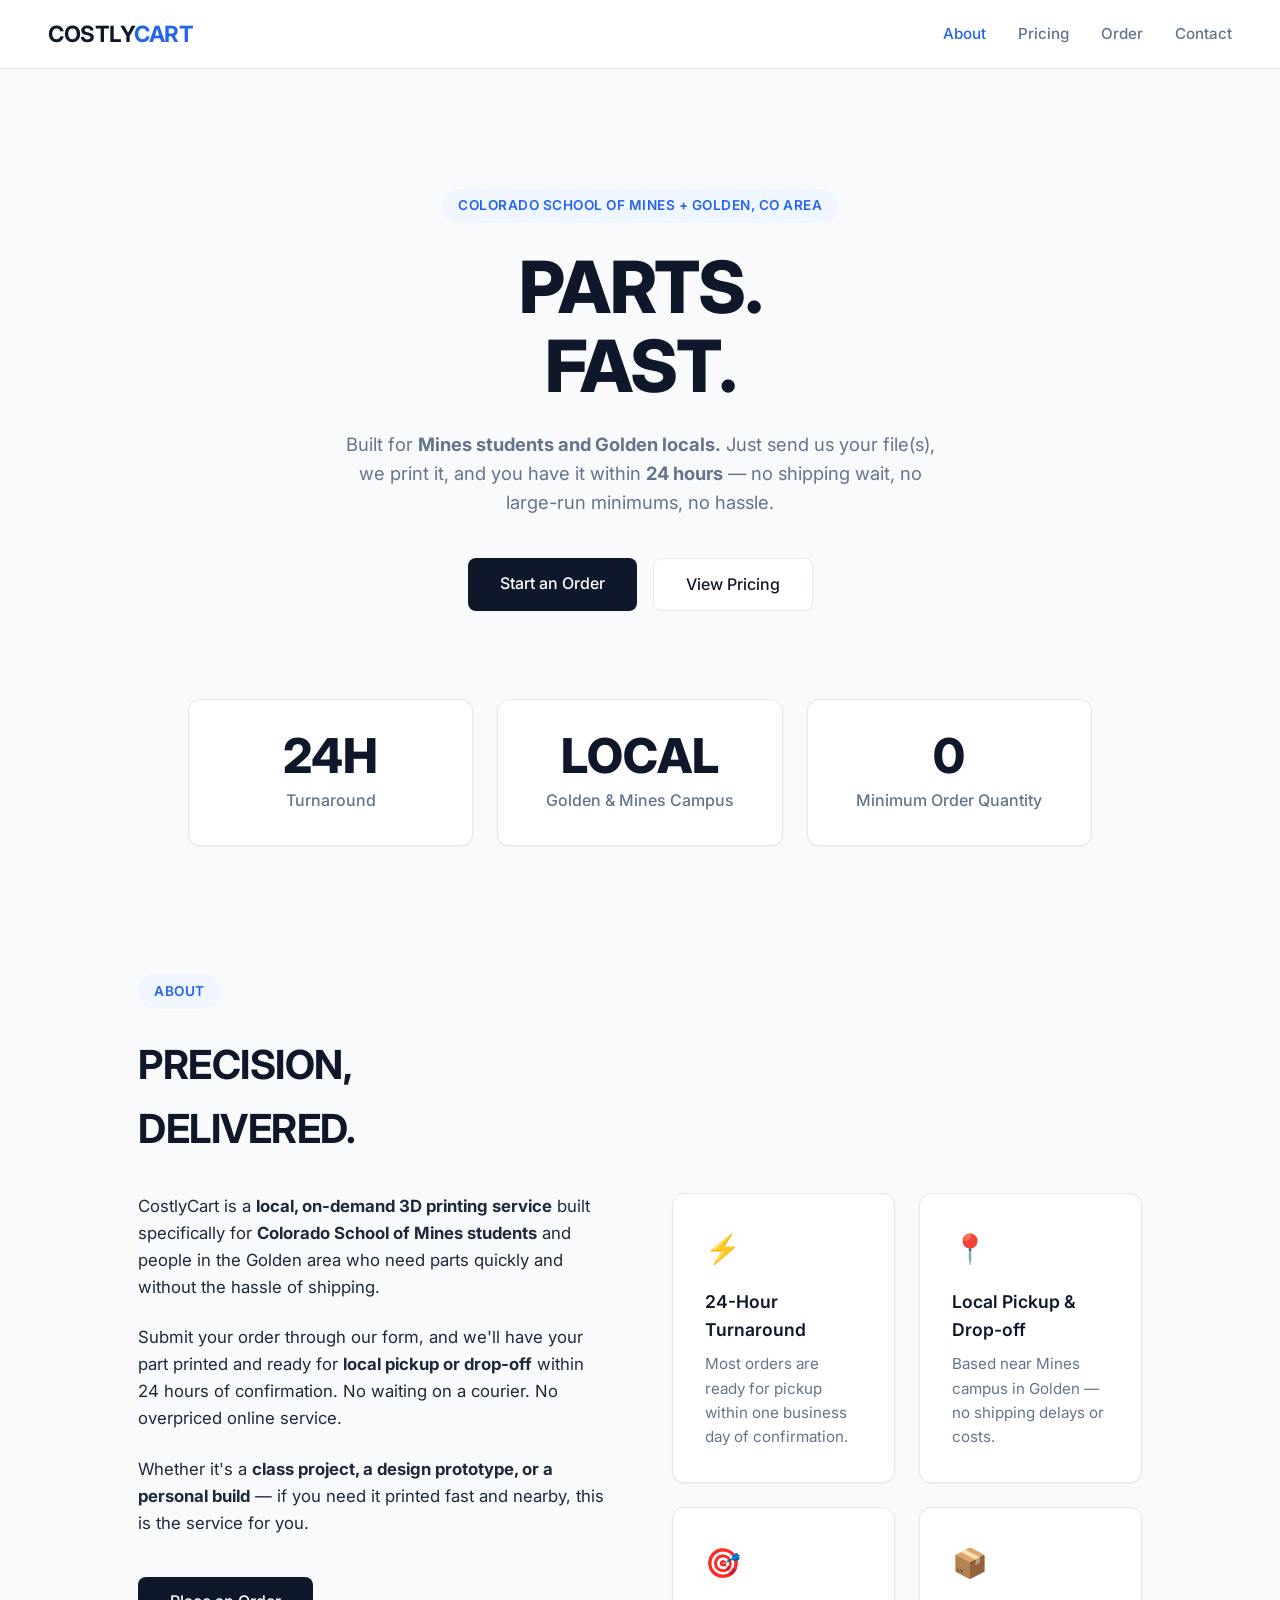
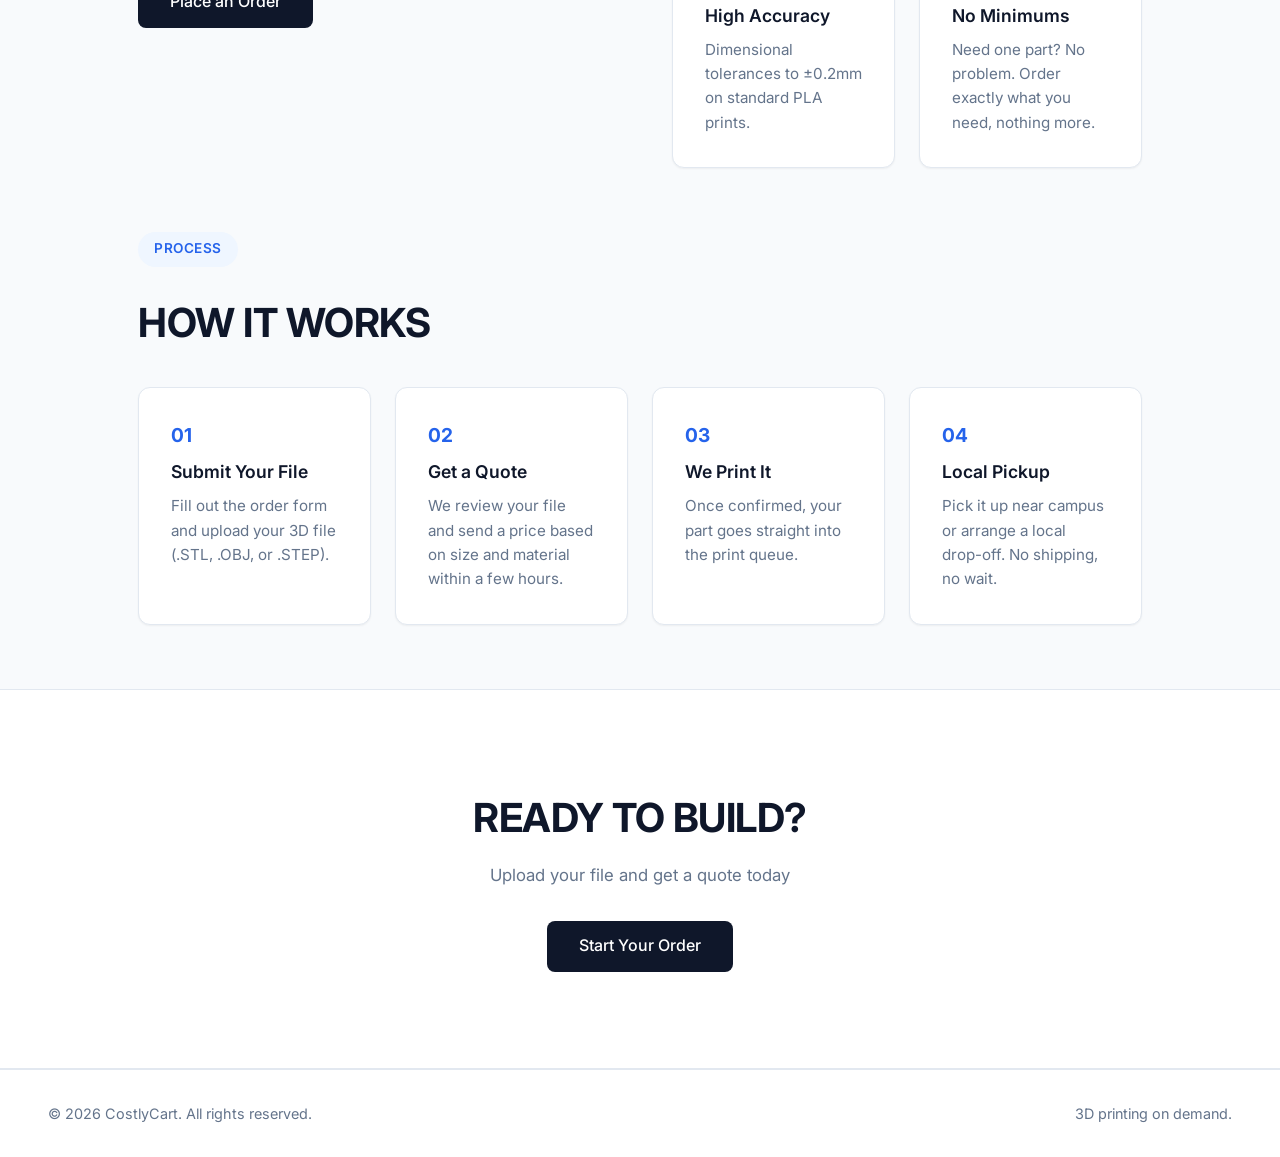
<file: index.html>
<!DOCTYPE html>
<html lang="en">
<head>
  <meta charset="UTF-8"/>
  <meta name="viewport" content="width=device-width, initial-scale=1.0"/>
  <meta name="description" content="CostlyCart — local on-demand 3D printing for Colorado School of Mines students and Golden, CO residents. 24-hour turnaround, local pickup only.">
  <title>CostlyCart — 3D Printing On Demand</title>
  <link rel="icon" href="favicon.svg" type="image/svg+xml">
  <link href="https://fonts.googleapis.com/css2?family=Inter:wght@400;500;600;700;800&display=swap" rel="stylesheet">
  <link rel="stylesheet" href="style.css">
</head>
<body>

<nav>
  <a href="index.html" class="nav-logo">COSTLY<span>CART</span></a>
  <ul class="nav-links">
    <li><a href="index.html" class="active">About</a></li>
    <li><a href="pricing.html">Pricing</a></li>
    <li><a href="order.html">Order</a></li>
    <li><a href="contact.html">Contact</a></li>
  </ul>
</nav>

<!-- HERO -->
<section class="hero">
  <p class="hero-tag">Colorado School of Mines + Golden, CO Area</p>
  <h1>PARTS.<br><span class="accent">FAST.</span></h1>
  <p class="hero-sub">
    Built for <strong>Mines students and Golden locals.</strong> Just send us your file(s), we print it, and you have it within <strong>24 hours</strong> — no shipping wait, no large-run minimums, no hassle.
  </p>
  <div class="hero-cta">
    <a href="order.html" class="btn">Start an Order</a>
    <a href="pricing.html" class="btn btn-ghost">View Pricing</a>
  </div>
</section>

<!-- STATS -->
<div class="stats">
  <div class="stat">
    <div class="stat-num">24H</div>
    <div class="stat-label">Turnaround</div>
  </div>
  <div class="stat">
    <div class="stat-num">LOCAL</div>
    <div class="stat-label">Golden & Mines Campus</div>
  </div>
  <div class="stat">
    <div class="stat-num">0</div>
    <div class="stat-label">Minimum Order Quantity</div>
  </div>
</div>

<!-- ABOUT -->
<section class="section">
  <p class="section-tag">About</p>
  <h2>PRECISION,<br>DELIVERED.</h2>

  <div class="about-grid">
    <div class="about-text">
      <p>
        CostlyCart is a <strong>local, on-demand 3D printing service</strong> built specifically for <strong>Colorado School of Mines students</strong> and people in the Golden area who need parts quickly and without the hassle of shipping.
      </p>
      <p>
        Submit your order through our form, and we'll have your part printed and ready for <strong>local pickup or drop-off</strong> within 24 hours of confirmation. No waiting on a courier. No overpriced online service.
      </p>
      <p>
        Whether it's a <strong>class project, a design prototype, or a personal build</strong> — if you need it printed fast and nearby, this is the service for you.
      </p>
      <a href="order.html" class="btn" style="margin-top:1rem; display:inline-block;">Place an Order</a>
    </div>

    <div class="features">
      <div class="feature">
        <div class="feature-icon">⚡</div>
        <div>
          <div class="feature-title">24-Hour Turnaround</div>
          <div class="feature-desc">Most orders are ready for pickup within one business day of confirmation.</div>
        </div>
      </div>
      <div class="feature">
        <div class="feature-icon">📍</div>
        <div>
          <div class="feature-title">Local Pickup & Drop-off</div>
          <div class="feature-desc">Based near Mines campus in Golden — no shipping delays or costs.</div>
        </div>
      </div>
      <div class="feature">
        <div class="feature-icon">🎯</div>
        <div>
          <div class="feature-title">High Accuracy</div>
          <div class="feature-desc">Dimensional tolerances to ±0.2mm on standard PLA prints.</div>
        </div>
      </div>
      <div class="feature">
        <div class="feature-icon">📦</div>
        <div>
          <div class="feature-title">No Minimums</div>
          <div class="feature-desc">Need one part? No problem. Order exactly what you need, nothing more.</div>
        </div>
      </div>
    </div>
  </div>
</section>

<!-- HOW IT WORKS -->
<section class="section" style="padding-top:0;">
  <p class="section-tag"> Process</p>
  <h2>HOW IT WORKS</h2>
  <div class="steps">
    <div class="step">
      <div class="step-num">01</div>
      <div class="step-title">Submit Your File</div>
      <div class="step-desc">Fill out the order form and upload your 3D file (.STL, .OBJ, or .STEP).</div>
    </div>
    <div class="step">
      <div class="step-num">02</div>
      <div class="step-title">Get a Quote</div>
      <div class="step-desc">We review your file and send a price based on size and material within a few hours.</div>
    </div>
    <div class="step">
      <div class="step-num">03</div>
      <div class="step-title">We Print It</div>
      <div class="step-desc">Once confirmed, your part goes straight into the print queue.</div>
    </div>
    <div class="step">
      <div class="step-num">04</div>
      <div class="step-title">Local Pickup</div>
      <div class="step-desc">Pick it up near campus or arrange a local drop-off. No shipping, no wait.</div>
    </div>
  </div>
</section>

<!-- FOOTER CTA -->
<div class="footer-cta">
  <h2>READY TO BUILD?</h2>
  <p>Upload your file and get a quote today</p>
  <a href="order.html" class="btn">Start Your Order</a>
</div>

<footer>
  <p>© 2026 CostlyCart. All rights reserved.</p>
  <p>3D printing on demand.</p>
</footer>

</body>
</html>
</file>
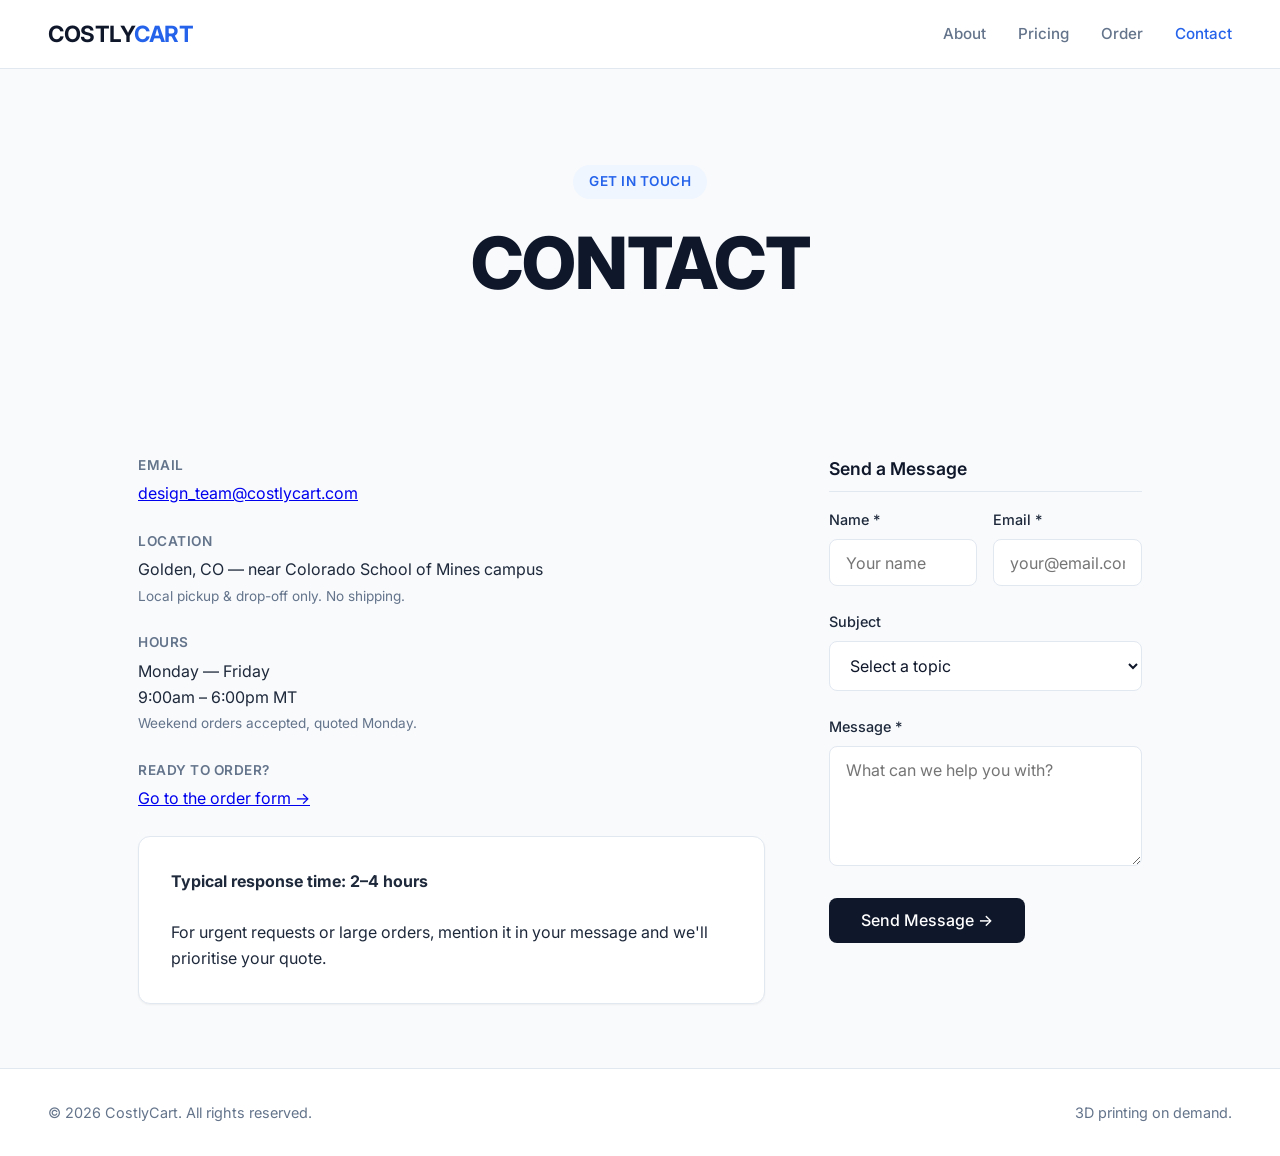
<file: contact.html>
<!DOCTYPE html>
<html lang="en">
<head>
  <meta charset="UTF-8"/>
  <meta name="viewport" content="width=device-width, initial-scale=1.0"/>
  <meta name="description" content="Contact CostlyCart — local 3D printing in Golden, CO. Questions, quotes, or order inquiries welcome.">
  <title>CostlyCart — 3D Printing On Demand</title>
  <link rel="icon" href="favicon.svg" type="image/svg+xml">
  <link href="https://fonts.googleapis.com/css2?family=Inter:wght@400;500;600;700;800&display=swap" rel="stylesheet">
  <link rel="stylesheet" href="style.css">
</head>
<body>

<nav>
  <a href="index.html" class="nav-logo">COSTLY<span>CART</span></a>
  <ul class="nav-links">
    <li><a href="index.html">About</a></li>
    <li><a href="pricing.html">Pricing</a></li>
    <li><a href="order.html">Order</a></li>
    <li><a href="contact.html" class="active">Contact</a></li>
  </ul>
</nav>

<div class="page-header">
  <p class="section-tag"> Get in Touch</p>
  <h1>CONTACT</h1>
</div>

<div class="success-msg" id="success">
  <div class="success-icon">✦</div>
  <h2>Message Sent</h2>
  <p>We'll get back to you as soon as possible — usually within a few hours.</p>
  <a href="index.html" class="btn">Back to Home</a>
</div>

<div class="contact-wrap">
  <!-- LEFT: Info -->
  <div class="contact-info">
    <div class="info-block">
      <div class="info-label"> Email</div>
      <div class="info-value">
        <a href="mailto:design_team@costlycart.com">design_team@costlycart.com</a>
      </div>
    </div>
    <div class="info-block">
      <div class="info-label"> Location</div>
      <div class="info-value">
        Golden, CO — near Colorado School of Mines campus<br>
        <span style="color:var(--muted); font-size:0.85rem;">Local pickup & drop-off only. No shipping.</span>
      </div>
    </div>
    <div class="info-block">
      <div class="info-label"> Hours</div>
      <div class="info-value">
        Monday — Friday<br>
        9:00am – 6:00pm MT<br>
        <span style="color:var(--muted); font-size:0.85rem;">Weekend orders accepted, quoted Monday.</span>
      </div>
    </div>
    <div class="info-block">
      <div class="info-label"> Ready to Order?</div>
      <div class="info-value">
        <a href="order.html">Go to the order form →</a>
      </div>
    </div>

    <div class="response-box">
      <p>
        <strong>Typical response time: 2–4 hours</strong><br><br>
        For urgent requests or large orders,
        mention it in your message and we'll prioritise your quote.
      </p>
    </div>
  </div>

  <!-- RIGHT: Contact form -->
  <div>
    <!-- ============================================================ -->
    <!-- Replace YOUR_FORM_ID with your Formspree form ID            -->
    <!-- (same account as your order form, or create a separate one) -->
    <!-- ============================================================ -->
    <form id="contact-form" action="https://formspree.io/f/xojkqaqn" method="POST">
      <div class="form-section-title"> Send a Message</div>

      <div class="field-row">
        <div class="field">
          <label for="name">Name *</label>
          <input type="text" id="name" name="name" required placeholder="Your name"/>
        </div>
        <div class="field">
          <label for="email">Email *</label>
          <input type="email" id="email" name="email" required placeholder="your@email.com"/>
        </div>
      </div>

      <div class="field">
        <label for="subject">Subject</label>
        <select id="subject" name="subject">
          <option value="" disabled selected>Select a topic</option>
          <option>General Question</option>
          <option>Quote Request</option>
          <option>Existing Order</option>
          <option>Material / Technical Question</option>
          <option>Other</option>
        </select>
      </div>

      <div class="field">
        <label for="message">Message *</label>
        <textarea id="message" name="message" required placeholder="What can we help you with?"></textarea>
      </div>

      <button type="submit" class="btn-submit">Send Message →</button>
    </form>
  </div>
</div>

<footer>
  <p>© 2026 CostlyCart. All rights reserved.</p>
  <p>3D printing on demand.</p>
</footer>

<script>
  const form = document.getElementById('contact-form');
  form.addEventListener('submit', async (e) => {
    e.preventDefault(); // This stops the redirect to Formspree
    
    const res = await fetch(form.action, {
      method: 'POST', 
      body: new FormData(form),
      headers: { 'Accept': 'application/json' }
    });
</file>
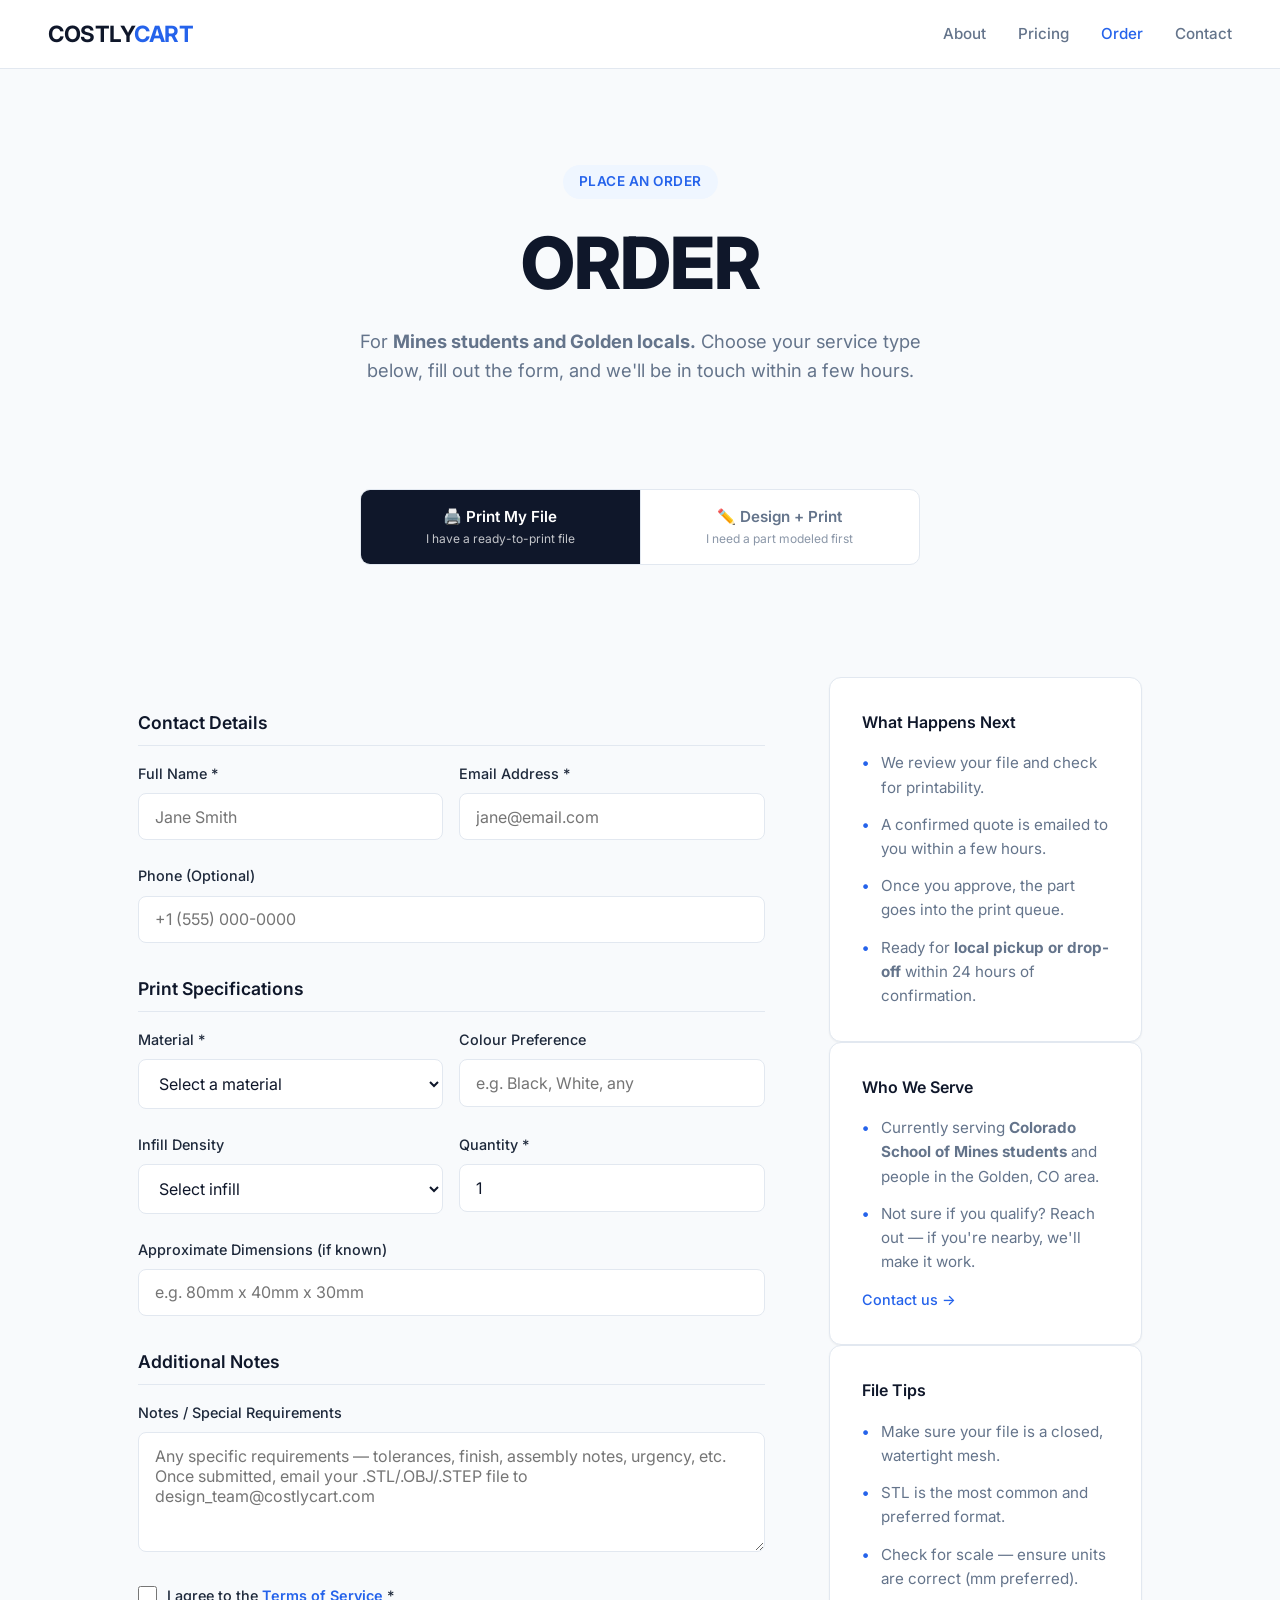
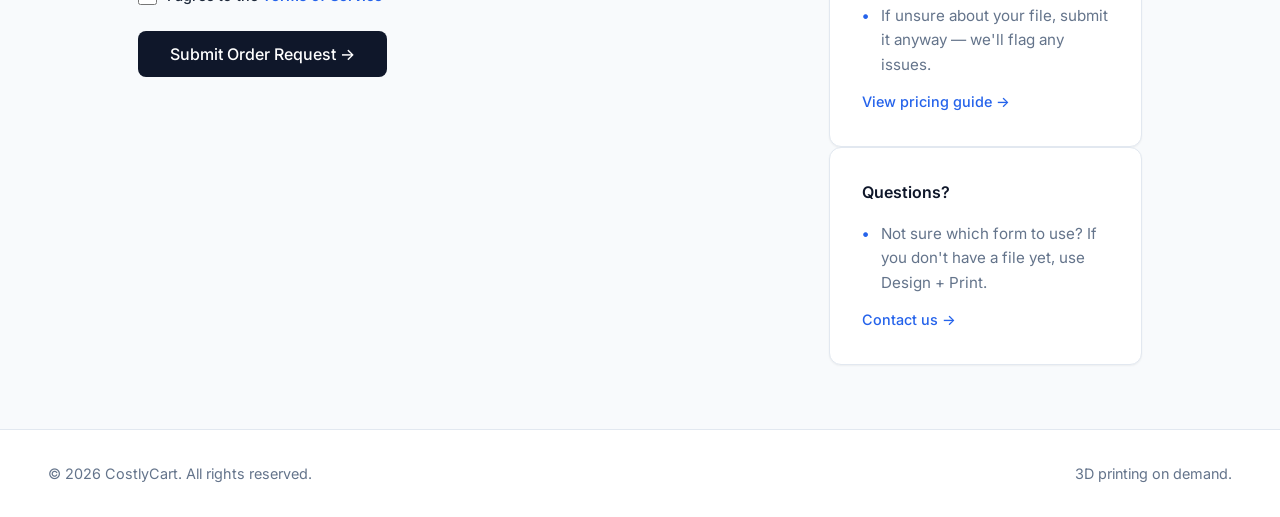
<file: order.html>
<!DOCTYPE html>
<html lang="en">
<head>
  <meta charset="UTF-8"/>
  <meta name="viewport" content="width=device-width, initial-scale=1.0"/>
  <meta name="description" content="Place a 3D print order with CostlyCart. Submit a ready-to-print file or request a full design and print service. Serving Colorado School of Mines and Golden, CO.">
  <title>CostlyCart — 3D Printing On Demand</title>
  <link rel="icon" href="favicon.svg" type="image/svg+xml">
  <link href="https://fonts.googleapis.com/css2?family=Inter:wght@400;500;600;700;800&display=swap" rel="stylesheet">
  <link rel="stylesheet" href="style.css">
  <style>
    .order-tabs {
      display: flex;
      max-width: 560px;
      margin: 0 auto 3rem;
      border: 1px solid var(--border);
      border-radius: 10px;
      overflow: hidden;
      background: var(--surface);
    }
    .order-tab {
      flex: 1; padding: 1rem 1.5rem;
      font-family: inherit; font-size: 0.95rem; font-weight: 600;
      color: var(--muted); background: transparent; border: none;
      cursor: pointer; transition: all 0.2s ease; text-align: center; line-height: 1.4;
    }
    .order-tab:first-child { border-right: 1px solid var(--border); }
    .order-tab.active { background: var(--primary); color: white; }
    .order-tab:not(.active):hover { background: var(--bg); color: var(--primary); }
    .order-tab .tab-sub { display: block; font-size: 0.75rem; font-weight: 400; margin-top: 0.2rem; opacity: 0.75; }
    .form-panel { display: none; }
    .form-panel.active { display: contents; }
    .design-brief-box {
      background: var(--accent-dim); border: 1px solid #bfdbfe;
      border-radius: 10px; padding: 1.2rem 1.5rem; margin-bottom: 1.5rem;
      font-size: 0.9rem; color: var(--accent); line-height: 1.6;
    }
    .design-brief-box strong { color: var(--primary); }
    .sidebar-link { display: inline-block; font-size: 0.9rem; font-weight: 500; color: var(--accent); text-decoration: none; margin-top: 0.8rem; }
    .sidebar-link:hover { text-decoration: underline; }
  </style>
</head>
<body>

<nav>
  <a href="index.html" class="nav-logo">COSTLY<span>CART</span></a>
  <ul class="nav-links">
    <li><a href="index.html">About</a></li>
    <li><a href="pricing.html">Pricing</a></li>
    <li><a href="order.html" class="active">Order</a></li>
    <li><a href="contact.html">Contact</a></li>
  </ul>
</nav>

<div class="page-header">
  <p class="section-tag">Place an Order</p>
  <h1>ORDER</h1>
  <p class="header-sub">For <strong>Mines students and Golden locals.</strong> Choose your service type below, fill out the form, and we'll be in touch within a few hours.</p>
</div>

<div class="success-msg" id="success">
  <div class="success-icon">✦</div>
  <h2 id="success-title">Order Received</h2>
  <p id="success-body">We've got your request. Expect a quote in your inbox within a few hours — we'll confirm before printing anything.</p>
  <a href="index.html" class="btn">Back to Home</a>
</div>

<div class="order-tabs">
  <button class="order-tab active" id="tab-print" onclick="switchTab('print')">
    🖨️ Print My File
    <span class="tab-sub">I have a ready-to-print file</span>
  </button>
  <button class="order-tab" id="tab-design" onclick="switchTab('design')">
    ✏️ Design + Print
    <span class="tab-sub">I need a part modeled first</span>
  </button>
</div>

<div class="form-wrap">

  <!-- PANEL 1: Standard Print -->
  <div class="form-panel active" id="panel-print">
    <form id="print-form" action="https://formspree.io/f/xojkqaqn" method="POST">
      <input type="hidden" name="order_type" value="Print My File"/>

      <div class="form-section-title">Contact Details</div>
      <div class="field-row">
        <div class="field">
          <label for="p-name">Full Name *</label>
          <input type="text" id="p-name" name="name" required placeholder="Jane Smith"/>
        </div>
        <div class="field">
          <label for="p-email">Email Address *</label>
          <input type="email" id="p-email" name="email" required placeholder="jane@email.com"/>
        </div>
      </div>
      <div class="field">
        <label for="p-phone">Phone (Optional)</label>
        <input type="text" id="p-phone" name="phone" placeholder="+1 (555) 000-0000"/>
      </div>

      <div class="form-section-title">Print Specifications</div>
      <div class="field-row">
        <div class="field">
          <label for="p-material">Material *</label>
          <select id="p-material" name="material" required>
            <option value="" disabled selected>Select a material</option>
            <option value="PLA">PLA — Standard (Available Now)</option>
            <option disabled>──────────────</option>
            <option disabled>PETG — Coming Soon</option>
            <option disabled>ABS — Coming Soon</option>
            <option disabled>TPU — Coming Soon</option>
            <option disabled>ASA — Coming Soon</option>
          </select>
        </div>
        <div class="field">
          <label for="p-colour">Colour Preference</label>
          <input type="text" id="p-colour" name="colour" placeholder="e.g. Black, White, any"/>
        </div>
      </div>
      <div class="field-row">
        <div class="field">
          <label for="p-infill">Infill Density</label>
          <select id="p-infill" name="infill">
            <option value="" disabled selected>Select infill</option>
            <option>15% — Lightweight / Decorative</option>
            <option>25% — Standard (Default)</option>
            <option>40% — Strong</option>
            <option>60%+ — Heavy Duty</option>
            <option>Not sure — advise me</option>
          </select>
        </div>
        <div class="field">
          <label for="p-qty">Quantity *</label>
          <input type="number" id="p-qty" name="quantity" min="1" value="1" required/>
        </div>
      </div>
      <div class="field">
        <label for="p-dims">Approximate Dimensions (if known)</label>
        <input type="text" id="p-dims" name="dimensions" placeholder="e.g. 80mm x 40mm x 30mm"/>
      </div>

      <div class="form-section-title">Additional Notes</div>
      <div class="field">
        <label for="p-notes">Notes / Special Requirements</label>
        <textarea id="p-notes" name="notes" placeholder="Any specific requirements — tolerances, finish, assembly notes, urgency, etc. Once submitted, email your .STL/.OBJ/.STEP file to design_team@costlycart.com"></textarea>
      </div>
      <div class="field checkbox-field">
        <input type="checkbox" id="p-tos" name="terms_agreed" required/>
        <label for="p-tos">I agree to the <a href="tos.html" target="_blank">Terms of Service</a> *</label>
      </div>
      <button type="submit" class="btn-submit">Submit Order Request →</button>
    </form>
  </div>

  <!-- PANEL 2: Design + Print -->
  <div class="form-panel" id="panel-design">
    <form id="design-form" action="https://formspree.io/f/xojkqaqn" method="POST">
      <input type="hidden" name="order_type" value="Design + Print"/>

      <div class="design-brief-box">
        <strong>How this works:</strong> Describe your idea as clearly as possible — what it does, rough dimensions, and any functional requirements. We'll review your request, follow up with any questions, and send a quote covering both the modelling and the print.
      </div>

      <div class="form-section-title">Contact Details</div>
      <div class="field-row">
        <div class="field">
          <label for="d-name">Full Name *</label>
          <input type="text" id="d-name" name="name" required placeholder="Jane Smith"/>
        </div>
        <div class="field">
          <label for="d-email">Email Address *</label>
          <input type="email" id="d-email" name="email" required placeholder="jane@email.com"/>
        </div>
      </div>
      <div class="field">
        <label for="d-phone">Phone (Optional)</label>
        <input type="text" id="d-phone" name="phone" placeholder="+1 (555) 000-0000"/>
      </div>

      <div class="form-section-title">Part Description</div>
      <div class="field">
        <label for="d-desc">Describe What You Need *</label>
        <textarea id="d-desc" name="part_description" required style="min-height:160px;"
          placeholder="Describe your idea in as much detail as possible. What is it? What does it do or attach to? Are there any specific dimensions, features, or constraints we should know about?"></textarea>
      </div>
      <div class="field-row">
        <div class="field">
          <label for="d-dims">Approximate Dimensions (if known)</label>
          <input type="text" id="d-dims" name="dimensions" placeholder="e.g. roughly 50mm x 30mm"/>
        </div>
        <div class="field">
          <label for="d-qty">Quantity *</label>
          <input type="number" id="d-qty" name="quantity" min="1" value="1" required/>
        </div>
      </div>
      <div class="field-row">
        <div class="field">
          <label for="d-material">Material Preference</label>
          <select id="d-material" name="material">
            <option value="" disabled selected>Select a material</option>
            <option value="PLA">PLA — Standard (Available Now)</option>
            <option disabled>──────────────</option>
            <option disabled>PETG — Coming Soon</option>
            <option disabled>ABS — Coming Soon</option>
            <option disabled>TPU — Coming Soon</option>
            <option disabled>ASA — Coming Soon</option>
            <option value="Not sure — advise me">Not sure — advise me</option>
          </select>
        </div>
        <div class="field">
          <label for="d-colour">Colour Preference</label>
          <input type="text" id="d-colour" name="colour" placeholder="e.g. Black, White, any"/>
        </div>
      </div>

      <div class="form-section-title">Reference Materials</div>
      <div class="field">
        <label for="d-refs">Links or Additional Context (Optional)</label>
        <textarea id="d-refs" name="references" style="min-height:80px;"
          placeholder="Any reference images, links, or sketches. You can also email images to design_team@costlycart.com after submitting."></textarea>
      </div>
      <div class="field">
        <label for="d-notes">Anything Else We Should Know?</label>
        <textarea id="d-notes" name="notes" style="min-height:80px;"
          placeholder="Urgency, intended use, budget constraints, etc."></textarea>
      </div>
      <div class="field checkbox-field">
        <input type="checkbox" id="d-tos" name="terms_agreed" required/>
        <label for="d-tos">I agree to the <a href="tos.html" target="_blank">Terms of Service</a> *</label>
      </div>
      <button type="submit" class="btn-submit">Submit Design Request →</button>
    </form>
  </div>

  <!-- SIDEBAR -->
  <aside class="sidebar">
    <div class="sidebar-box" id="sidebar-print-info">
      <div class="sidebar-title">What Happens Next</div>
      <ul class="sidebar-list">
        <li>We review your file and check for printability.</li>
        <li>A confirmed quote is emailed to you within a few hours.</li>
        <li>Once you approve, the part goes into the print queue.</li>
        <li>Ready for <strong>local pickup or drop-off</strong> within 24 hours of confirmation.</li>
      </ul>
    </div>
    <div class="sidebar-box" id="sidebar-design-info" style="display:none;">
      <div class="sidebar-title">What Happens Next</div>
      <ul class="sidebar-list">
        <li>We review your description and may follow up with clarifying questions.</li>
        <li>A quote covering both modelling and printing is sent to your email.</li>
        <li>Once approved, we model the part and send you a preview before printing.</li>
        <li>Ready for <strong>local pickup or drop-off</strong> once printing is complete.</li>
      </ul>
    </div>
    <div class="sidebar-box">
      <div class="sidebar-title">Who We Serve</div>
      <ul class="sidebar-list">
        <li>Currently serving <strong>Colorado School of Mines students</strong> and people in the Golden, CO area.</li>
        <li>Not sure if you qualify? Reach out — if you're nearby, we'll make it work.</li>
      </ul>
      <a href="contact.html" class="sidebar-link">Contact us →</a>
    </div>
    <div class="sidebar-box" id="sidebar-file-tips">
      <div class="sidebar-title">File Tips</div>
      <ul class="sidebar-list">
        <li>Make sure your file is a closed, watertight mesh.</li>
        <li>STL is the most common and preferred format.</li>
        <li>Check for scale — ensure units are correct (mm preferred).</li>
        <li>If unsure about your file, submit it anyway — we'll flag any issues.</li>
      </ul>
      <a href="pricing.html" class="sidebar-link">View pricing guide →</a>
    </div>
    <div class="sidebar-box" id="sidebar-design-tips" style="display:none;">
      <div class="sidebar-title">Design Tips</div>
      <ul class="sidebar-list">
        <li>The more detail you provide about function and dimensions, the faster we can quote you.</li>
        <li>Reference images or rough sketches help — email them to design_team@costlycart.com.</li>
        <li>Design and print quotes are provided together in one email.</li>
      </ul>
      <a href="pricing.html" class="sidebar-link">View pricing guide →</a>
    </div>
    <div class="sidebar-box">
      <div class="sidebar-title">Questions?</div>
      <ul class="sidebar-list">
        <li>Not sure which form to use? If you don't have a file yet, use Design + Print.</li>
      </ul>
      <a href="contact.html" class="sidebar-link">Contact us →</a>
    </div>
  </aside>

</div>

<footer>
  <p>© 2026 CostlyCart. All rights reserved.</p>
  <p>3D printing on demand.</p>
</footer>

<script>
  function switchTab(tab) {
    const isPrint = tab === 'print';
    document.getElementById('tab-print').classList.toggle('active', isPrint);
    document.getElementById('tab-design').classList.toggle('active', !isPrint);
    document.getElementById('panel-print').classList.toggle('active', isPrint);
    document.getElementById('panel-design').classList.toggle('active', !isPrint);
    document.getElementById('sidebar-print-info').style.display  = isPrint ? '' : 'none';
    document.getElementById('sidebar-design-info').style.display = isPrint ? 'none' : '';
    document.getElementById('sidebar-file-tips').style.display   = isPrint ? '' : 'none';
    document.getElementById('sidebar-design-tips').style.display = isPrint ? 'none' : '';
  }

  async function handleSubmit(formId, successTitle, successBody) {
    const form = document.getElementById(formId);
    form.addEventListener('submit', async (e) => {
      e.preventDefault();
      const res = await fetch(form.action, {
        method: 'POST', body: new FormData(form),
        headers: { 'Accept': 'application/json' }
      });
      if (res.ok) {
        document.getElementById('success-title').textContent = successTitle;
        document.getElementById('success-body').textContent  = successBody;
        document.getElementById('success').classList.add('show');
        form.reset();
      } else {
        alert('Something went wrong. Please try again or contact us directly.');
      }
    });
  }

  handleSubmit('print-form', 'Order Received',
    "We've got your request. Expect a quote in your inbox within a few hours — we'll confirm before printing anything.");
  handleSubmit('design-form', 'Design Request Received',
    "We've received your idea. We'll review it and may follow up with questions before sending your quote.");
</script>
</body>
</html>
</file>
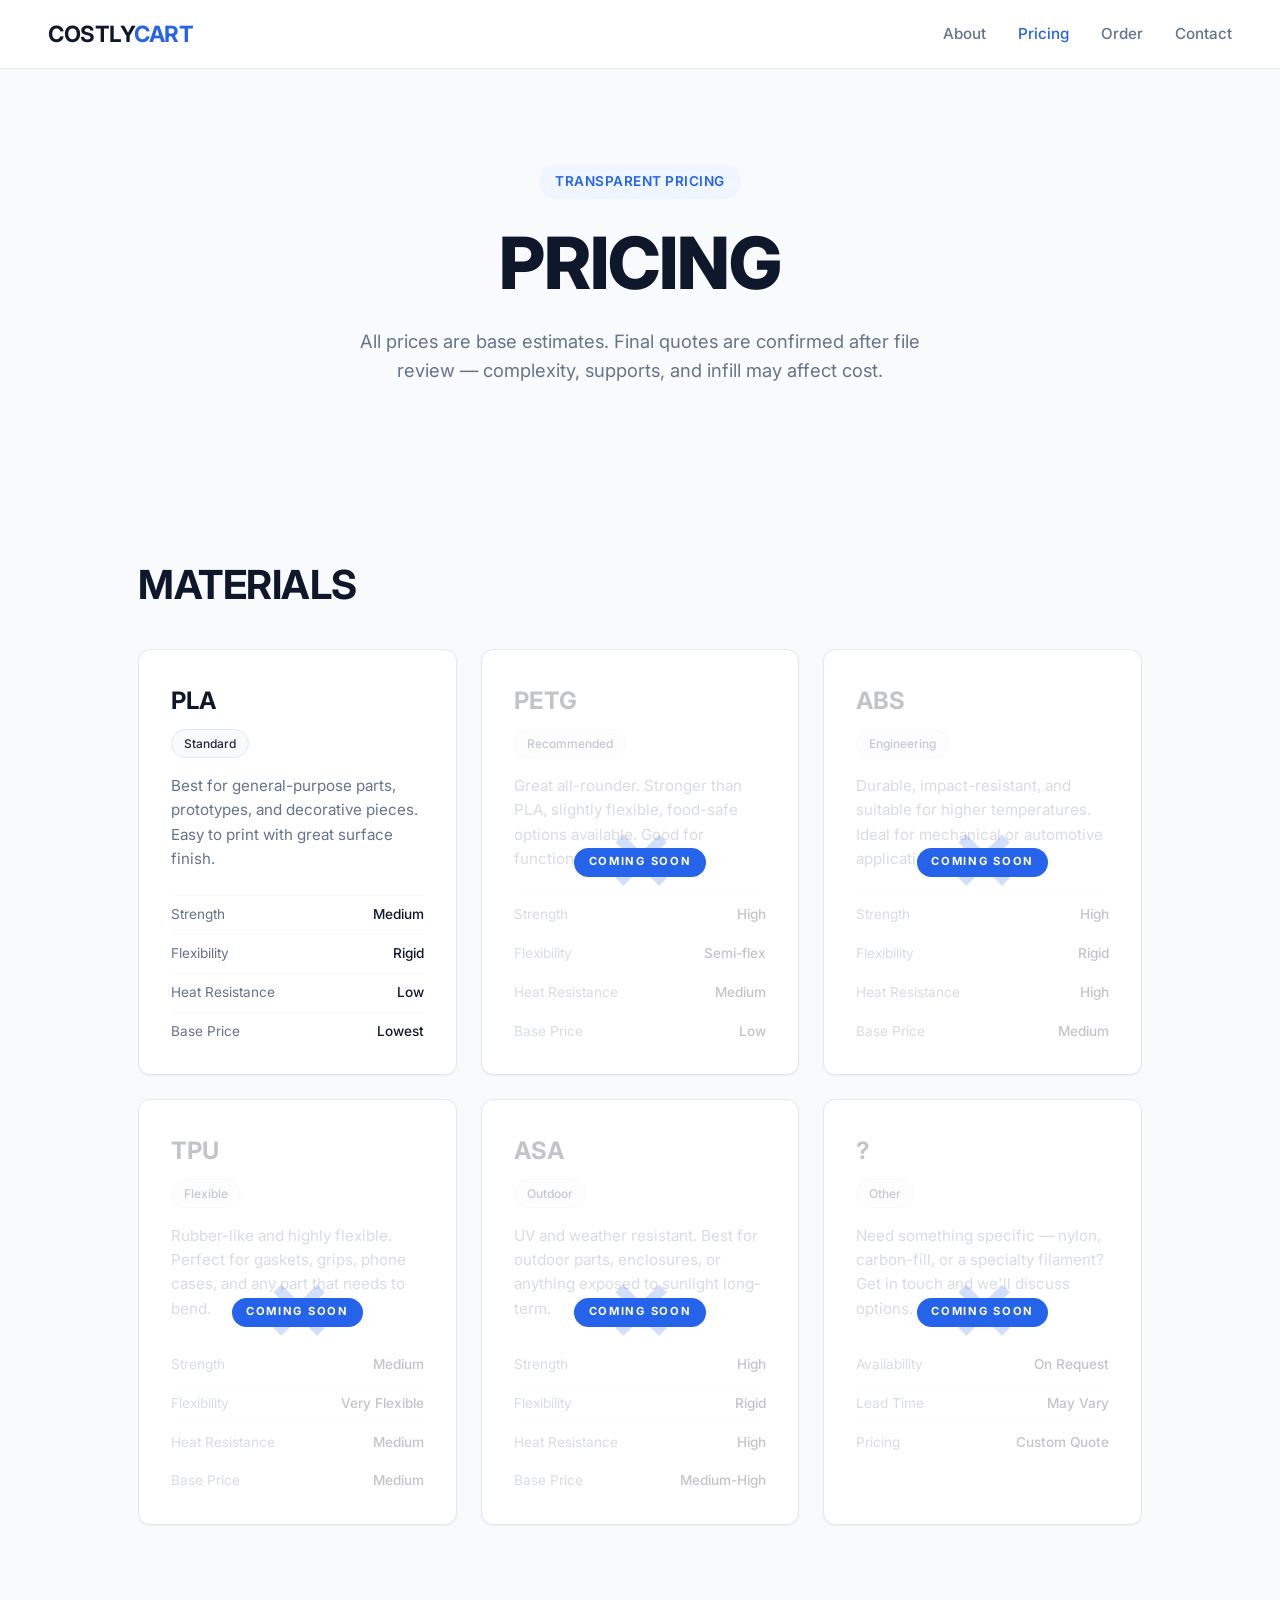
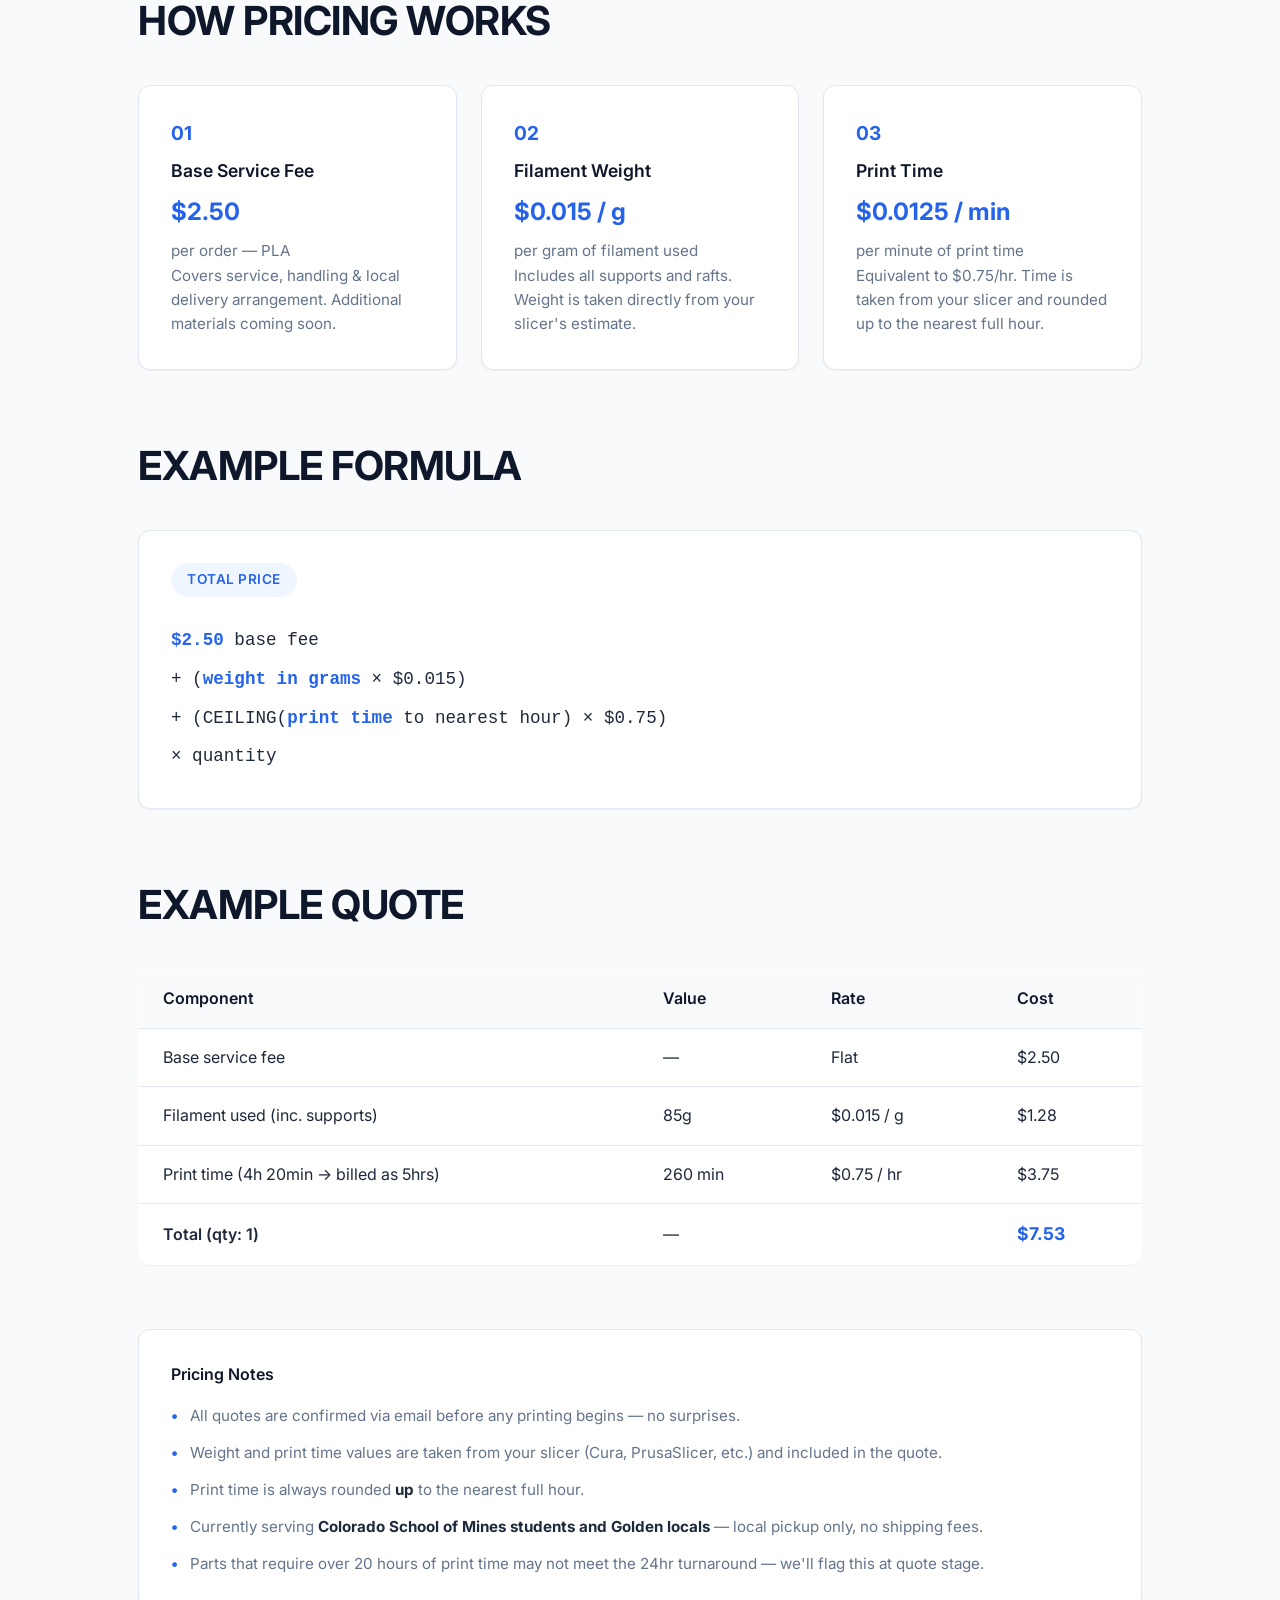
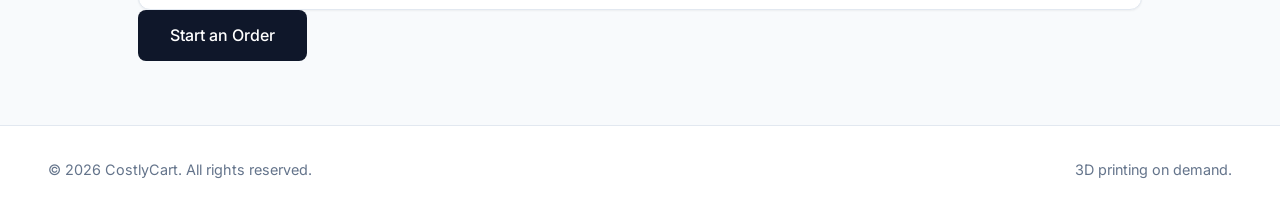
<file: pricing.html>
<!DOCTYPE html>
<html lang="en">
<head>
  <meta charset="UTF-8"/>
  <meta name="viewport" content="width=device-width, initial-scale=1.0"/>
  <meta name="description" content="CostlyCart pricing — Transparent 3D print quotes for Mines students and Golden locals.">
  <title>CostlyCart — 3D Printing On Demand</title>
  <link rel="icon" href="favicon.svg" type="image/svg+xml">
  <link href="https://fonts.googleapis.com/css2?family=Inter:wght@400;500;600;700;800&display=swap" rel="stylesheet">
  <link rel="stylesheet" href="style.css">
</head>
<body>

<nav>
  <a href="index.html" class="nav-logo">COSTLY<span>CART</span></a>
  <ul class="nav-links">
    <li><a href="index.html">About</a></li>
    <li><a href="pricing.html" class="active">Pricing</a></li>
    <li><a href="order.html">Order</a></li>
    <li><a href="contact.html">Contact</a></li>
  </ul>
</nav>

<div class="page-header">
  <p class="section-tag"> Transparent Pricing</p>
  <h1>PRICING</h1>
  <p class="header-sub">All prices are base estimates. Final quotes are confirmed after file review — complexity, supports, and infill may affect cost.</p>
</div>

<div class="section">

  <!-- Materials -->
  <h2>MATERIALS</h2>
  <div class="materials">
    <div class="material-card">
      <div class="mat-name">PLA</div>
      <div class="mat-tag">Standard</div>
      <div class="mat-desc">Best for general-purpose parts, prototypes, and decorative pieces. Easy to print with great surface finish.</div>
      <div class="mat-props">
        <div class="mat-prop"><span>Strength</span><span>Medium</span></div>
        <div class="mat-prop"><span>Flexibility</span><span>Rigid</span></div>
        <div class="mat-prop"><span>Heat Resistance</span><span>Low</span></div>
        <div class="mat-prop"><span>Base Price</span><span>Lowest</span></div>
      </div>
    </div>
    <div class="material-card unavailable">
      <div class="coming-soon-overlay">
        <div class="coming-soon-x">✕</div>
        <div class="coming-soon-badge">Coming Soon</div>
      </div>
      <div class="mat-name">PETG</div>
      <div class="mat-tag">Recommended</div>
      <div class="mat-desc">Great all-rounder. Stronger than PLA, slightly flexible, food-safe options available. Good for functional parts.</div>
      <div class="mat-props">
        <div class="mat-prop"><span>Strength</span><span>High</span></div>
        <div class="mat-prop"><span>Flexibility</span><span>Semi-flex</span></div>
        <div class="mat-prop"><span>Heat Resistance</span><span>Medium</span></div>
        <div class="mat-prop"><span>Base Price</span><span>Low</span></div>
      </div>
    </div>
    <div class="material-card unavailable">
      <div class="coming-soon-overlay">
        <div class="coming-soon-x">✕</div>
        <div class="coming-soon-badge">Coming Soon</div>
      </div>
      <div class="mat-name">ABS</div>
      <div class="mat-tag">Engineering</div>
      <div class="mat-desc">Durable, impact-resistant, and suitable for higher temperatures. Ideal for mechanical or automotive applications.</div>
      <div class="mat-props">
        <div class="mat-prop"><span>Strength</span><span>High</span></div>
        <div class="mat-prop"><span>Flexibility</span><span>Rigid</span></div>
        <div class="mat-prop"><span>Heat Resistance</span><span>High</span></div>
        <div class="mat-prop"><span>Base Price</span><span>Medium</span></div>
      </div>
    </div>
    <div class="material-card unavailable">
      <div class="coming-soon-overlay">
        <div class="coming-soon-x">✕</div>
        <div class="coming-soon-badge">Coming Soon</div>
      </div>
      <div class="mat-name">TPU</div>
      <div class="mat-tag">Flexible</div>
      <div class="mat-desc">Rubber-like and highly flexible. Perfect for gaskets, grips, phone cases, and any part that needs to bend.</div>
      <div class="mat-props">
        <div class="mat-prop"><span>Strength</span><span>Medium</span></div>
        <div class="mat-prop"><span>Flexibility</span><span>Very Flexible</span></div>
        <div class="mat-prop"><span>Heat Resistance</span><span>Medium</span></div>
        <div class="mat-prop"><span>Base Price</span><span>Medium</span></div>
      </div>
    </div>
    <div class="material-card unavailable">
      <div class="coming-soon-overlay">
        <div class="coming-soon-x">✕</div>
        <div class="coming-soon-badge">Coming Soon</div>
      </div>
      <div class="mat-name">ASA</div>
      <div class="mat-tag">Outdoor</div>
      <div class="mat-desc">UV and weather resistant. Best for outdoor parts, enclosures, or anything exposed to sunlight long-term.</div>
      <div class="mat-props">
        <div class="mat-prop"><span>Strength</span><span>High</span></div>
        <div class="mat-prop"><span>Flexibility</span><span>Rigid</span></div>
        <div class="mat-prop"><span>Heat Resistance</span><span>High</span></div>
        <div class="mat-prop"><span>Base Price</span><span>Medium-High</span></div>
      </div>
    </div>
    <div class="material-card unavailable">
      <div class="coming-soon-overlay">
        <div class="coming-soon-x">✕</div>
        <div class="coming-soon-badge">Coming Soon</div>
      </div>
      <div class="mat-name">?</div>
      <div class="mat-tag">Other</div>
      <div class="mat-desc">Need something specific — nylon, carbon-fill, or a specialty filament? Get in touch and we'll discuss options.</div>
      <div class="mat-props">
        <div class="mat-prop"><span>Availability</span><span>On Request</span></div>
        <div class="mat-prop"><span>Lead Time</span><span>May Vary</span></div>
        <div class="mat-prop"><span>Pricing</span><span>Custom Quote</span></div>
      </div>
    </div>
  </div>

  <!-- Size Pricing -->
  <h2>HOW PRICING WORKS</h2>

  <div class="steps" style="grid-template-columns: repeat(3, 1fr); margin-bottom: 4rem;">
    <div class="step">
      <div class="step-num">01</div>
      <div class="step-title">Base Service Fee</div>
      <div class="mat-name" style="color: var(--accent); margin-bottom: 0.5rem;">$2.50</div>
      <div class="step-desc">per order — PLA<br>Covers service, handling & local delivery arrangement. Additional materials coming soon.</div>
    </div>
    <div class="step">
      <div class="step-num">02</div>
      <div class="step-title">Filament Weight</div>
      <div class="mat-name" style="color: var(--accent); margin-bottom: 0.5rem;">$0.015 / g</div>
      <div class="step-desc">per gram of filament used<br>Includes all supports and rafts. Weight is taken directly from your slicer's estimate.</div>
    </div>
    <div class="step">
      <div class="step-num">03</div>
      <div class="step-title">Print Time</div>
      <div class="mat-name" style="color: var(--accent); margin-bottom: 0.5rem;">$0.0125 / min</div>
      <div class="step-desc">per minute of print time<br>Equivalent to $0.75/hr. Time is taken from your slicer and rounded up to the nearest full hour.</div>
    </div>
  </div>

  <!-- Formula -->
  <h2>EXAMPLE FORMULA</h2>
  <div class="response-box" style="margin-bottom: 4rem;">
    <div class="section-tag" style="margin-bottom: 1.5rem;"> Total Price</div>
    <div style="font-size: 1.1rem; color: var(--white); line-height: 2.2; font-family: 'Fira Code', monospace;">
      <span style="color: var(--accent); font-weight: 600;">$2.50</span> base fee<br>
      + (<span style="color: var(--accent); font-weight: 600;">weight in grams</span> &times; $0.015)<br>
      + (CEILING(<span style="color: var(--accent); font-weight: 600;">print time</span> to nearest hour) &times; $0.75)<br>
      &times; quantity
    </div>
  </div>

  <h2>EXAMPLE QUOTE</h2>
  <table class="price-table" style="margin-bottom: 4rem;">
    <thead>
      <tr>
        <th>Component</th>
        <th>Value</th>
        <th>Rate</th>
        <th>Cost</th>
      </tr>
    </thead>
    <tbody>
      <tr>
        <td>Base service fee</td>
        <td>—</td>
        <td>Flat</td>
        <td>$2.50</td>
      </tr>
      <tr>
        <td>Filament used (inc. supports)</td>
        <td>85g</td>
        <td>$0.015 / g</td>
        <td>$1.28</td>
      </tr>
      <tr>
        <td>Print time (4h 20min → billed as 5hrs)</td>
        <td>260 min</td>
        <td>$0.75 / hr</td>
        <td>$3.75</td>
      </tr>
      <tr style="background: var(--surface-hover);">
        <td style="color: var(--white); font-weight: 600;">Total (qty: 1)</td>
        <td colspan="2">—</td>
        <td style="color: var(--accent); font-weight: 700; font-size: 1.1rem;">$7.53</td>
      </tr>
    </tbody>
  </table>

  <!-- Notes -->
  <div class="notes">
    <div class="notes-title"> Pricing Notes</div>
    <ul>
      <li>All quotes are confirmed via email before any printing begins — no surprises.</li>
      <li>Weight and print time values are taken from your slicer (Cura, PrusaSlicer, etc.) and included in the quote.</li>
      <li>Print time is always rounded <strong style="color:var(--text)">up</strong> to the nearest full hour.</li>
      <li>Currently serving <strong style="color:var(--text)">Colorado School of Mines students and Golden locals</strong> — local pickup only, no shipping fees.</li>
      <li>Parts that require over 20 hours of print time may not meet the 24hr turnaround — we'll flag this at quote stage.</li>
    </ul>
  </div>

  <a href="order.html" class="btn">Start an Order</a>
</div>

<footer>
  <p>© 2026 CostlyCart. All rights reserved.</p>
  <p>3D printing on demand.</p>
</footer>

</body>
</html>
</file>
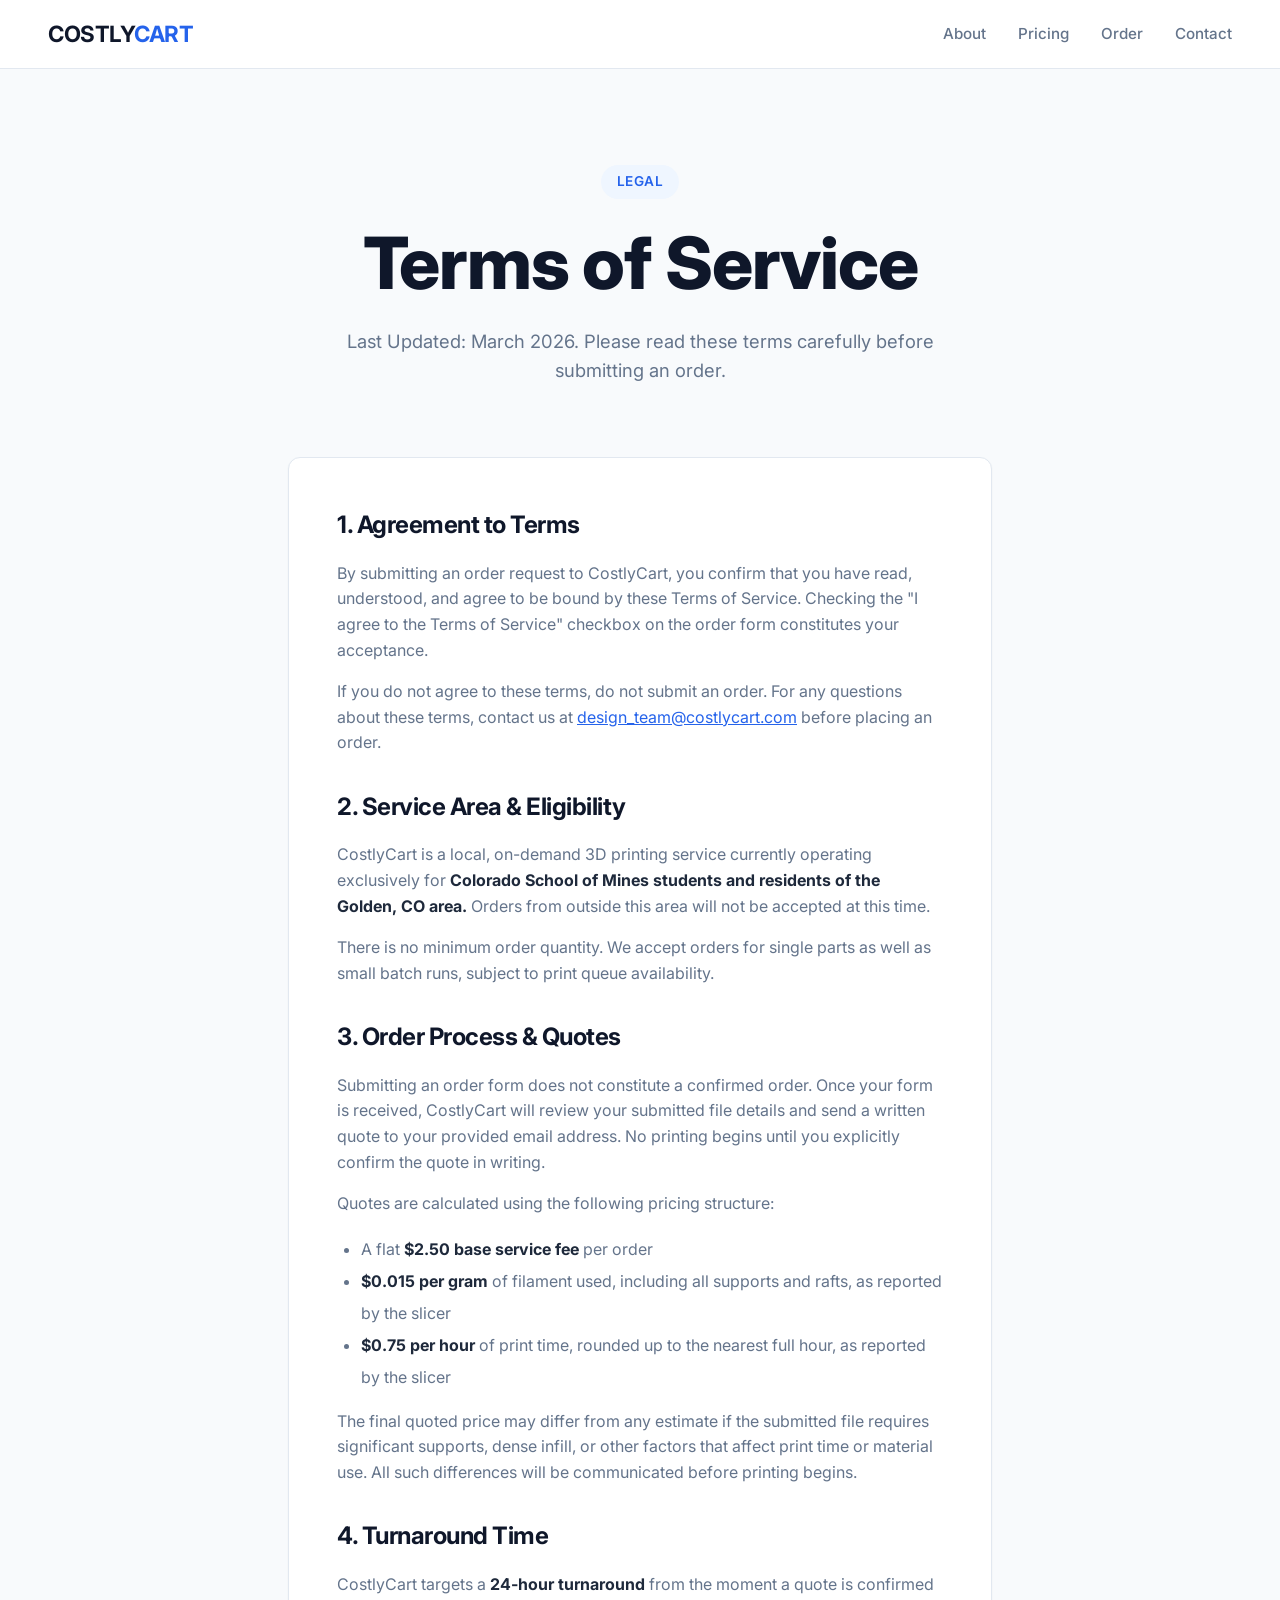
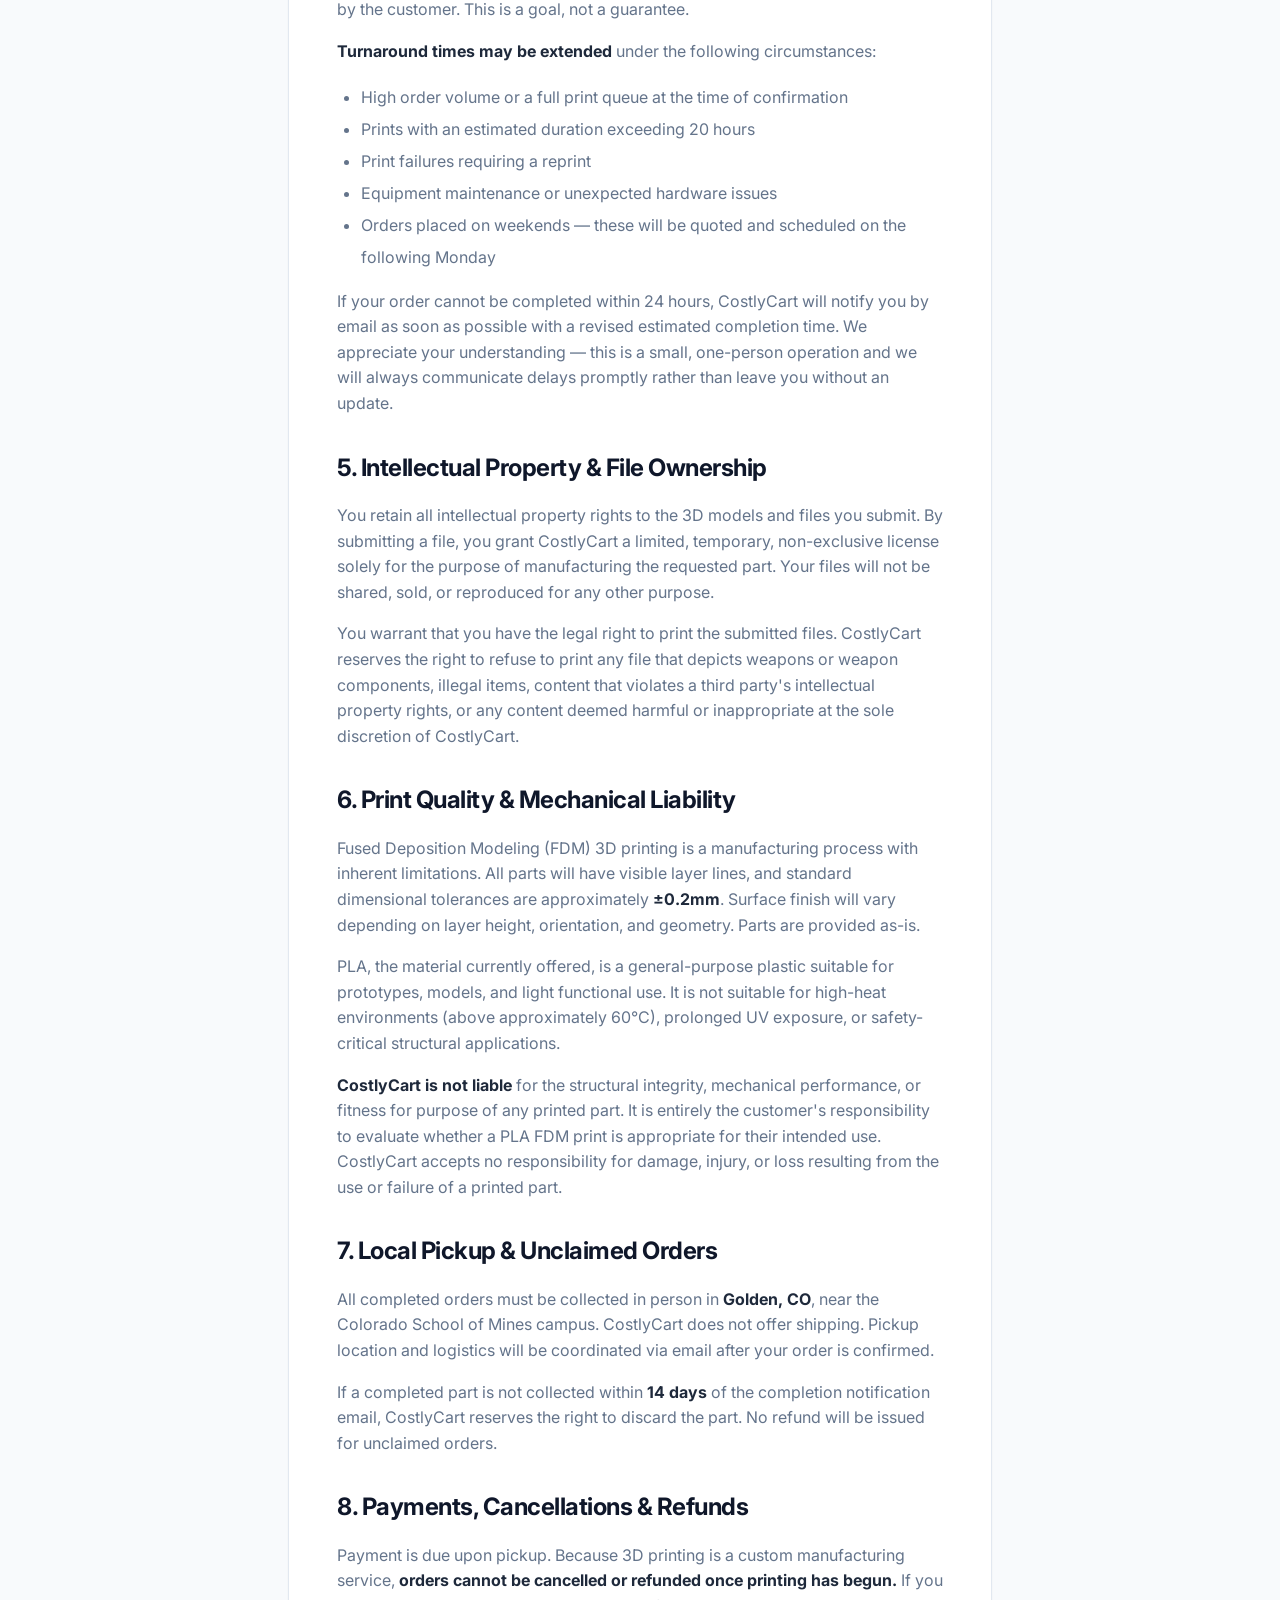
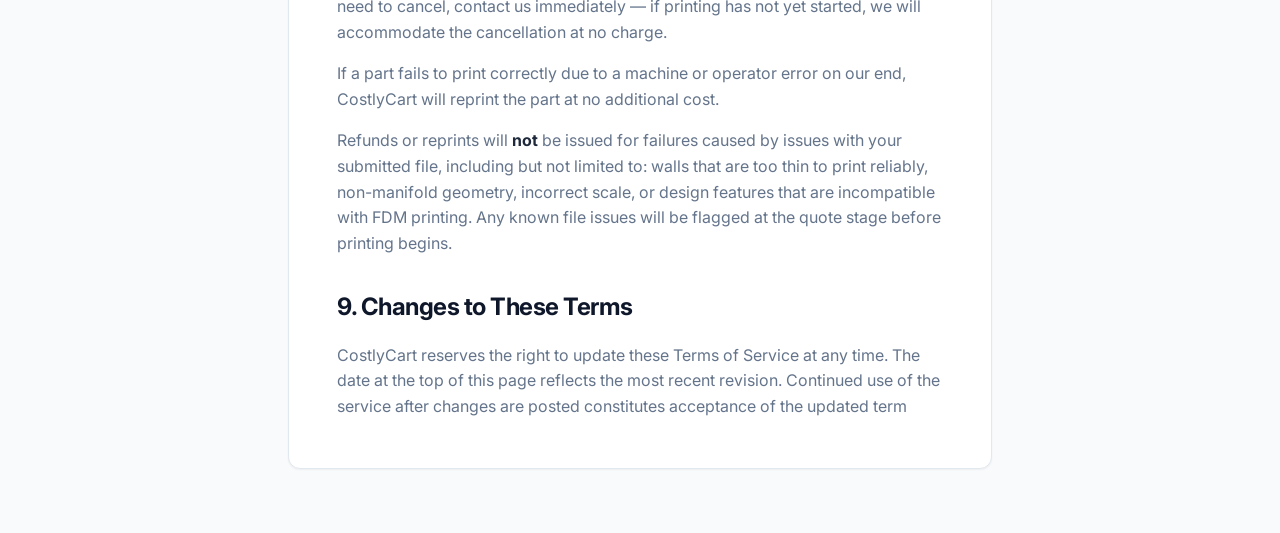
<file: tos.html>
<!DOCTYPE html>
<html lang="en">
<head>
  <meta charset="UTF-8"/>
  <meta name="viewport" content="width=device-width, initial-scale=1.0"/>
  <title>Terms of Service — CostlyCart</title>
  <meta name="description" content="CostlyCart Terms of Service — print quality, order fulfillment, turnaround times, payments, and refund policy.">
  <link rel="icon" href="favicon.svg" type="image/svg+xml">
  <link href="https://fonts.googleapis.com/css2?family=Inter:wght@400;500;600;700;800&display=swap" rel="stylesheet">
  <link rel="stylesheet" href="style.css">
</head>
<body>

<nav>
  <a href="index.html" class="nav-logo">COSTLY<span>CART</span></a>
  <ul class="nav-links">
    <li><a href="index.html">About</a></li>
    <li><a href="pricing.html">Pricing</a></li>
    <li><a href="order.html">Order</a></li>
    <li><a href="contact.html">Contact</a></li>
  </ul>
</nav>

<div class="page-header" style="padding-bottom: 2rem;">
  <p class="section-tag">Legal</p>
  <h1>Terms of Service</h1>
  <p class="header-sub">Last Updated: March 2026. Please read these terms carefully before submitting an order.</p>
</div>

<div class="section" style="max-width: 800px; padding-top: 0;">
  <div style="background: var(--surface); padding: 3rem; border-radius: var(--radius); border: 1px solid var(--border); box-shadow: var(--shadow-sm);">

    <h2 style="font-size: 1.5rem; margin-bottom: 1rem;">1. Agreement to Terms</h2>
    <p style="margin-bottom: 1rem; color: var(--muted);">By submitting an order request to CostlyCart, you confirm that you have read, understood, and agree to be bound by these Terms of Service. Checking the "I agree to the Terms of Service" checkbox on the order form constitutes your acceptance.</p>
    <p style="margin-bottom: 2rem; color: var(--muted);">If you do not agree to these terms, do not submit an order. For any questions about these terms, contact us at <a href="mailto:design_team@costlycart.com" style="color: var(--accent);">design_team@costlycart.com</a> before placing an order.</p>

    <h2 style="font-size: 1.5rem; margin-bottom: 1rem;">2. Service Area & Eligibility</h2>
    <p style="margin-bottom: 1rem; color: var(--muted);">CostlyCart is a local, on-demand 3D printing service currently operating exclusively for <strong style="color: var(--text);">Colorado School of Mines students and residents of the Golden, CO area.</strong> Orders from outside this area will not be accepted at this time.</p>
    <p style="margin-bottom: 2rem; color: var(--muted);">There is no minimum order quantity. We accept orders for single parts as well as small batch runs, subject to print queue availability.</p>

    <h2 style="font-size: 1.5rem; margin-bottom: 1rem;">3. Order Process & Quotes</h2>
    <p style="margin-bottom: 1rem; color: var(--muted);">Submitting an order form does not constitute a confirmed order. Once your form is received, CostlyCart will review your submitted file details and send a written quote to your provided email address. No printing begins until you explicitly confirm the quote in writing.</p>
    <p style="margin-bottom: 1rem; color: var(--muted);">Quotes are calculated using the following pricing structure:</p>
    <ul style="margin-bottom: 1rem; padding-left: 1.5rem; color: var(--muted); line-height: 2;">
      <li>A flat <strong style="color: var(--text);">$2.50 base service fee</strong> per order</li>
      <li><strong style="color: var(--text);">$0.015 per gram</strong> of filament used, including all supports and rafts, as reported by the slicer</li>
      <li><strong style="color: var(--text);">$0.75 per hour</strong> of print time, rounded up to the nearest full hour, as reported by the slicer</li>
    </ul>
    <p style="margin-bottom: 2rem; color: var(--muted);">The final quoted price may differ from any estimate if the submitted file requires significant supports, dense infill, or other factors that affect print time or material use. All such differences will be communicated before printing begins.</p>

    <h2 style="font-size: 1.5rem; margin-bottom: 1rem;">4. Turnaround Time</h2>
    <p style="margin-bottom: 1rem; color: var(--muted);">CostlyCart targets a <strong style="color: var(--text);">24-hour turnaround</strong> from the moment a quote is confirmed by the customer. This is a goal, not a guarantee.</p>
    <p style="margin-bottom: 1rem; color: var(--muted);"><strong style="color: var(--text);">Turnaround times may be extended</strong> under the following circumstances:</p>
    <ul style="margin-bottom: 1rem; padding-left: 1.5rem; color: var(--muted); line-height: 2;">
      <li>High order volume or a full print queue at the time of confirmation</li>
      <li>Prints with an estimated duration exceeding 20 hours</li>
      <li>Print failures requiring a reprint</li>
      <li>Equipment maintenance or unexpected hardware issues</li>
      <li>Orders placed on weekends — these will be quoted and scheduled on the following Monday</li>
    </ul>
    <p style="margin-bottom: 2rem; color: var(--muted);">If your order cannot be completed within 24 hours, CostlyCart will notify you by email as soon as possible with a revised estimated completion time. We appreciate your understanding — this is a small, one-person operation and we will always communicate delays promptly rather than leave you without an update.</p>

    <h2 style="font-size: 1.5rem; margin-bottom: 1rem;">5. Intellectual Property & File Ownership</h2>
    <p style="margin-bottom: 1rem; color: var(--muted);">You retain all intellectual property rights to the 3D models and files you submit. By submitting a file, you grant CostlyCart a limited, temporary, non-exclusive license solely for the purpose of manufacturing the requested part. Your files will not be shared, sold, or reproduced for any other purpose.</p>
    <p style="margin-bottom: 2rem; color: var(--muted);">You warrant that you have the legal right to print the submitted files. CostlyCart reserves the right to refuse to print any file that depicts weapons or weapon components, illegal items, content that violates a third party's intellectual property rights, or any content deemed harmful or inappropriate at the sole discretion of CostlyCart.</p>

    <h2 style="font-size: 1.5rem; margin-bottom: 1rem;">6. Print Quality & Mechanical Liability</h2>
    <p style="margin-bottom: 1rem; color: var(--muted);">Fused Deposition Modeling (FDM) 3D printing is a manufacturing process with inherent limitations. All parts will have visible layer lines, and standard dimensional tolerances are approximately <strong style="color: var(--text);">±0.2mm</strong>. Surface finish will vary depending on layer height, orientation, and geometry. Parts are provided as-is.</p>
    <p style="margin-bottom: 1rem; color: var(--muted);">PLA, the material currently offered, is a general-purpose plastic suitable for prototypes, models, and light functional use. It is not suitable for high-heat environments (above approximately 60°C), prolonged UV exposure, or safety-critical structural applications.</p>
    <p style="margin-bottom: 2rem; color: var(--muted);"><strong style="color: var(--text);">CostlyCart is not liable</strong> for the structural integrity, mechanical performance, or fitness for purpose of any printed part. It is entirely the customer's responsibility to evaluate whether a PLA FDM print is appropriate for their intended use. CostlyCart accepts no responsibility for damage, injury, or loss resulting from the use or failure of a printed part.</p>

    <h2 style="font-size: 1.5rem; margin-bottom: 1rem;">7. Local Pickup & Unclaimed Orders</h2>
    <p style="margin-bottom: 1rem; color: var(--muted);">All completed orders must be collected in person in <strong style="color: var(--text);">Golden, CO</strong>, near the Colorado School of Mines campus. CostlyCart does not offer shipping. Pickup location and logistics will be coordinated via email after your order is confirmed.</p>
    <p style="margin-bottom: 2rem; color: var(--muted);">If a completed part is not collected within <strong style="color: var(--text);">14 days</strong> of the completion notification email, CostlyCart reserves the right to discard the part. No refund will be issued for unclaimed orders.</p>

    <h2 style="font-size: 1.5rem; margin-bottom: 1rem;">8. Payments, Cancellations & Refunds</h2>
    <p style="margin-bottom: 1rem; color: var(--muted);">Payment is due upon pickup. Because 3D printing is a custom manufacturing service, <strong style="color: var(--text);">orders cannot be cancelled or refunded once printing has begun.</strong> If you need to cancel, contact us immediately — if printing has not yet started, we will accommodate the cancellation at no charge.</p>
    <p style="margin-bottom: 1rem; color: var(--muted);">If a part fails to print correctly due to a machine or operator error on our end, CostlyCart will reprint the part at no additional cost.</p>
    <p style="margin-bottom: 2rem; color: var(--muted);">Refunds or reprints will <strong style="color: var(--text);">not</strong> be issued for failures caused by issues with your submitted file, including but not limited to: walls that are too thin to print reliably, non-manifold geometry, incorrect scale, or design features that are incompatible with FDM printing. Any known file issues will be flagged at the quote stage before printing begins.</p>

    <h2 style="font-size: 1.5rem; margin-bottom: 1rem;">9. Changes to These Terms</h2>
    <p style="margin-bottom: 0; color: var(--muted);">CostlyCart reserves the right to update these Terms of Service at any time. The date at the top of this page reflects the most recent revision. Continued use of the service after changes are posted constitutes acceptance of the updated term
</file>
<file: style.css>
/* style.css - Clean Light Mode */
:root {
  --bg: #f8fafc;        /* Very light gray/blue background */
  --surface: #ffffff;   /* Pure white cards */
  --border: #e2e8f0;    /* Soft gray borders */
  --primary: #0f172a;   /* Near black for primary text & buttons */
  --primary-hover: #334155;
  --accent: #2563eb;    /* Trustworthy standard blue */
  --accent-dim: #eff6ff;
  --text: #1e293b;
  --muted: #64748b;
  --radius: 12px;
  --shadow-sm: 0 1px 2px 0 rgba(0, 0, 0, 0.05);
  --shadow: 0 4px 6px -1px rgba(0, 0, 0, 0.1), 0 2px 4px -2px rgba(0, 0, 0, 0.05);
  --transition: all 0.2s ease;
}

*, *::before, *::after { margin: 0; padding: 0; box-sizing: border-box; }
html { scroll-behavior: smooth; }
body {
  background: var(--bg); color: var(--text);
  font-family: 'Inter', -apple-system, BlinkMacSystemFont, sans-serif; 
  font-weight: 400; line-height: 1.6; min-height: 100vh;
}

/* Navigation - Clean & White */
nav {
  position: sticky; top: 0; z-index: 100;
  display: flex; align-items: center; justify-content: space-between;
  padding: 1rem 3rem; background: rgba(255, 255, 255, 0.9);
  backdrop-filter: blur(8px); border-bottom: 1px solid var(--border);
}
.nav-logo { font-weight: 700; font-size: 1.4rem; color: var(--primary); text-decoration: none; letter-spacing: -0.5px; }
.nav-logo span { color: var(--accent); }
.nav-links { display: flex; gap: 2rem; list-style: none; }
.nav-links a { font-size: 0.95rem; font-weight: 500; color: var(--muted); text-decoration: none; transition: var(--transition); }
.nav-links a:hover, .nav-links a.active { color: var(--accent); }

/* Typography */
.page-header, .hero { padding: 6rem 3rem 4rem; max-width: 1100px; margin: 0 auto; text-align: center; }
.hero { min-height: 70vh; display: flex; flex-direction: column; justify-content: center; align-items: center; }
.section-tag, .hero-tag { 
  display: inline-block; font-size: 0.85rem; font-weight: 600; color: var(--accent); 
  background: var(--accent-dim); padding: 0.4rem 1rem; border-radius: 20px; margin-bottom: 1.5rem; text-transform: uppercase; letter-spacing: 0.5px;
}
h1 { font-size: clamp(3rem, 6vw, 4.5rem); color: var(--primary); font-weight: 800; letter-spacing: -1px; line-height: 1.1; margin-bottom: 1.5rem; }
h2 { font-size: clamp(2rem, 4vw, 2.5rem); color: var(--primary); font-weight: 700; letter-spacing: -0.5px; margin-bottom: 2rem; }
.hero-sub, .header-sub { font-size: 1.15rem; color: var(--muted); max-width: 600px; margin: 0 auto 2.5rem; line-height: 1.6; }

/* Buttons */
.btn, .btn-submit {
  font-family: inherit; font-size: 1rem; font-weight: 500;
  text-decoration: none; padding: 0.8rem 2rem; border-radius: 8px;
  border: none; color: white; background: var(--primary);
  cursor: pointer; transition: var(--transition); display: inline-flex; justify-content: center;
}
.btn:hover, .btn-submit:hover { background: var(--primary-hover); transform: translateY(-1px); box-shadow: var(--shadow); }
.btn-ghost { background: white; color: var(--primary); border: 1px solid var(--border); }
.btn-ghost:hover { background: var(--bg); border-color: var(--muted); }
.hero-cta { display: flex; gap: 1rem; justify-content: center; }

/* Layout & Cards (White with subtle shadows) */
.section, .form-wrap, .contact-wrap { max-width: 1100px; margin: 0 auto; padding: 4rem 3rem; }
.stats { display: grid; grid-template-columns: repeat(3, 1fr); gap: 1.5rem; max-width: 1000px; margin: 0 auto; padding: 0 3rem 4rem; }
.stat { background: var(--surface); padding: 2rem; border-radius: var(--radius); border: 1px solid var(--border); text-align: center; box-shadow: var(--shadow-sm); }
.stat-num { font-size: 3rem; font-weight: 800; color: var(--primary); line-height: 1; margin-bottom: 0.5rem; }
.stat-label { color: var(--muted); font-weight: 500; }

.about-grid { display: grid; grid-template-columns: 1fr 1fr; gap: 4rem; align-items: start; }
.about-text p { font-size: 1.05rem; color: var(--text); margin-bottom: 1.5rem; }

.features, .materials, .steps { display: grid; gap: 1.5rem; }
.features { grid-template-columns: repeat(2, 1fr); }
.materials { grid-template-columns: repeat(3, 1fr); margin-bottom: 4rem; }
.steps { grid-template-columns: repeat(4, 1fr); margin-top: 2rem; }

.feature, .material-card, .step, .response-box, .sidebar-box, .notes {
  background: var(--surface); padding: 2rem; border-radius: var(--radius);
  border: 1px solid var(--border); box-shadow: var(--shadow-sm);
}

.feature-icon { font-size: 1.8rem; margin-bottom: 1rem; }
.feature-title, .step-title { font-weight: 600; font-size: 1.1rem; color: var(--primary); margin-bottom: 0.5rem; }
.feature-desc, .step-desc, .mat-desc { font-size: 0.95rem; color: var(--muted); }
.step-num { font-weight: 700; color: var(--accent); font-size: 1.2rem; margin-bottom: 0.5rem; }

/* Pricing specifics */
.mat-name { font-size: 1.5rem; font-weight: 700; color: var(--primary); }
.mat-tag { display: inline-block; padding: 0.25rem 0.75rem; background: var(--bg); border: 1px solid var(--border); color: var(--text); border-radius: 20px; font-size: 0.75rem; font-weight: 500; margin: 0.5rem 0 1rem; }
.mat-props { display: flex; flex-direction: column; gap: 0.5rem; margin-top: 1.5rem; }
.mat-prop { display: flex; justify-content: space-between; font-size: 0.85rem; border-top: 1px solid var(--bg); padding-top: 0.5rem; }
.mat-prop span:first-child { color: var(--muted); }
.mat-prop span:last-child { font-weight: 500; color: var(--primary); }

.price-table { width: 100%; border-collapse: collapse; margin-bottom: 4rem; background: var(--surface); border-radius: var(--radius); overflow: hidden; box-shadow: var(--shadow-sm); border: 1px solid var(--border); }
.price-table th { background: var(--bg); padding: 1rem 1.5rem; text-align: left; font-weight: 600; color: var(--primary); border-bottom: 1px solid var(--border); }
.price-table td { padding: 1rem 1.5rem; border-bottom: 1px solid var(--border); color: var(--text); }

/* Forms */
.form-wrap, .contact-wrap { display: grid; grid-template-columns: 2fr 1fr; gap: 4rem; align-items: start; }
.form-section-title { font-size: 1.1rem; font-weight: 600; color: var(--primary); margin: 2rem 0 1rem; border-bottom: 1px solid var(--border); padding-bottom: 0.5rem; }
.form-section-title:first-child { margin-top: 0; }
.field { margin-bottom: 1.5rem; }
.field-row { display: grid; grid-template-columns: 1fr 1fr; gap: 1rem; }
label { display: block; font-size: 0.9rem; font-weight: 500; color: var(--text); margin-bottom: 0.5rem; }

input[type="text"], input[type="email"], input[type="number"], select, textarea {
  width: 100%; background: var(--surface); border: 1px solid var(--border);
  color: var(--primary); font-family: inherit; font-size: 1rem;
  padding: 0.8rem 1rem; border-radius: 8px; outline: none; transition: var(--transition);
}
input:focus, select:focus, textarea:focus { border-color: var(--accent); box-shadow: 0 0 0 3px var(--accent-dim); }
textarea { resize: vertical; min-height: 120px; }

/* Sidebar / Contact Info */
.info-block { margin-bottom: 1.5rem; }
.info-label { font-size: 0.85rem; font-weight: 600; color: var(--muted); text-transform: uppercase; letter-spacing: 0.5px; margin-bottom: 0.3rem; }
.sidebar-title, .notes-title { font-weight: 600; color: var(--primary); margin-bottom: 1rem; }
.sidebar-list, .notes ul { list-style: none; display: flex; flex-direction: column; gap: 0.8rem; }
.sidebar-list li, .notes li { position: relative; padding-left: 1.2rem; font-size: 0.95rem; color: var(--muted); }
.sidebar-list li::before, .notes li::before { content: '•'; position: absolute; left: 0; color: var(--accent); font-weight: bold; }

footer { border-top: 1px solid var(--border); padding: 2rem 3rem; display: flex; justify-content: space-between; color: var(--muted); font-size: 0.9rem; background: var(--surface); }

@media (max-width: 900px) {
  .form-wrap, .contact-wrap, .about-grid { grid-template-columns: 1fr; gap: 2rem; }
  .features, .materials { grid-template-columns: 1fr; }
  .steps, .stats { grid-template-columns: 1fr; }
  .page-header, .hero, .section, .form-wrap, .contact-wrap { padding-left: 1.5rem; padding-right: 1.5rem; }
}

/* Success Message Overlay */
.success-msg {
  display: none; 
  position: fixed; inset: 0; z-index: 200;
  background: rgba(248, 250, 252, 0.95);
  backdrop-filter: blur(8px); -webkit-backdrop-filter: blur(8px);
  align-items: center; justify-content: center;
  flex-direction: column; text-align: center; padding: 3rem;
}
.success-msg.show { display: flex; }
.success-icon { font-size: 4rem; margin-bottom: 1rem; color: var(--accent); }
.success-msg p { color: var(--muted); font-size: 1.1rem; margin-bottom: 2rem; max-width: 400px; }

/* Checkbox Formatting */
.checkbox-field {
  display: flex;
  align-items: center;
  gap: 0.6rem;
  margin-top: 1.5rem;
}
.checkbox-field input[type="checkbox"] {
  width: 1.2rem;
  height: 1.2rem;
  accent-color: var(--accent);
  cursor: pointer;
}
.checkbox-field label {
  margin-bottom: 0;
  cursor: pointer;
}
.checkbox-field a {
  color: var(--accent);
  text-decoration: none;
  font-weight: 600;
}
.checkbox-field a:hover {
  text-decoration: underline;
}

.material-card.unavailable { position: relative; }
.material-card.unavailable .mat-name,
.material-card.unavailable .mat-tag,
.material-card.unavailable .mat-desc,
.material-card.unavailable .mat-props { opacity: 0.25; pointer-events: none; }
.coming-soon-overlay {
  position: absolute; inset: 0; display: flex;
  flex-direction: column; align-items: center; justify-content: center;
  gap: 0.6rem; pointer-events: none;
}
.coming-soon-x { font-size: 5rem; color: var(--accent); opacity: 0.2; position: absolute; font-weight: 800; }
.coming-soon-badge {
  font-size: 0.7rem; font-weight: 700; letter-spacing: 0.15em;
  text-transform: uppercase; color: white; background: var(--accent);
  padding: 0.35rem 0.9rem; border-radius: 20px; position: relative; z-index: 1;
}

.footer-cta {
  background: var(--surface);
  border-top: 1px solid var(--border);
  border-bottom: 1px solid var(--border);
  text-align: center;
  padding: 6rem 3rem;
}
.footer-cta h2 { margin-bottom: 0.75rem; }
.footer-cta p { color: var(--muted); margin-bottom: 2rem; font-size: 1.05rem; }
</file>
